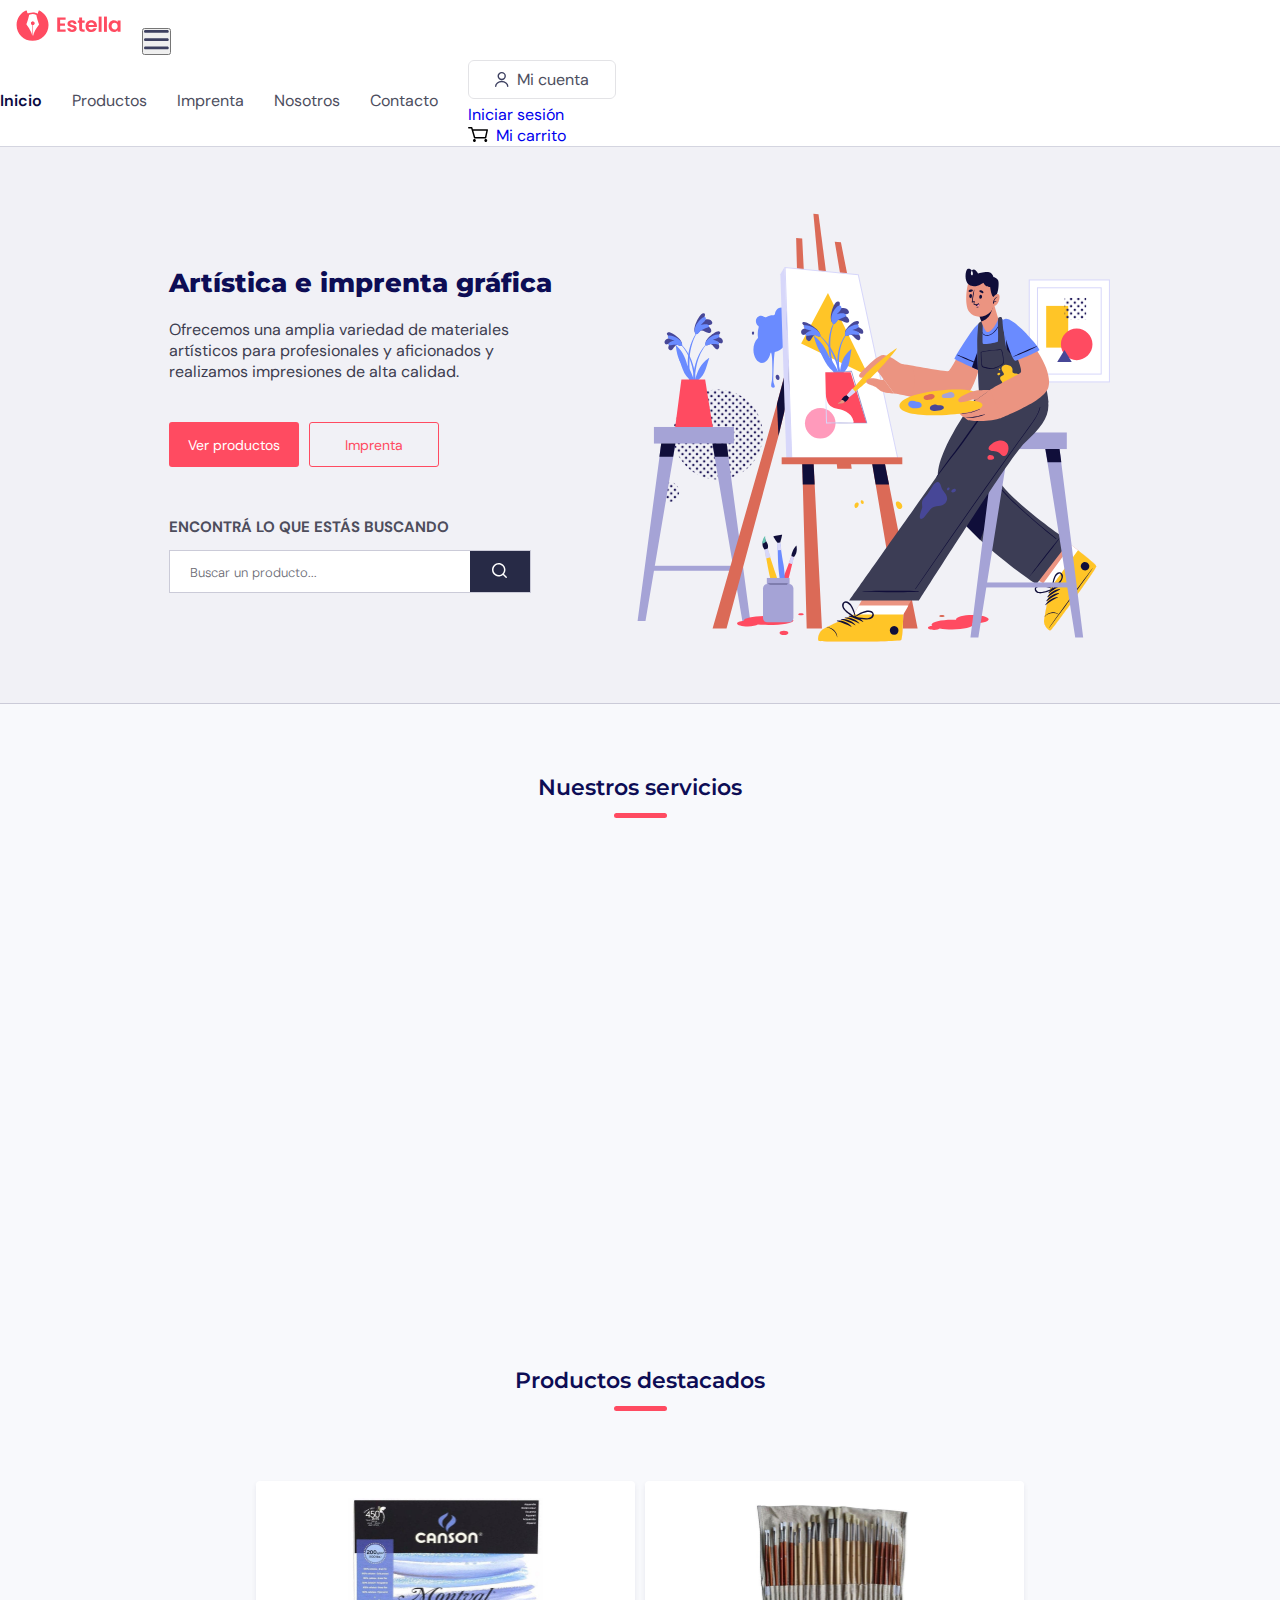
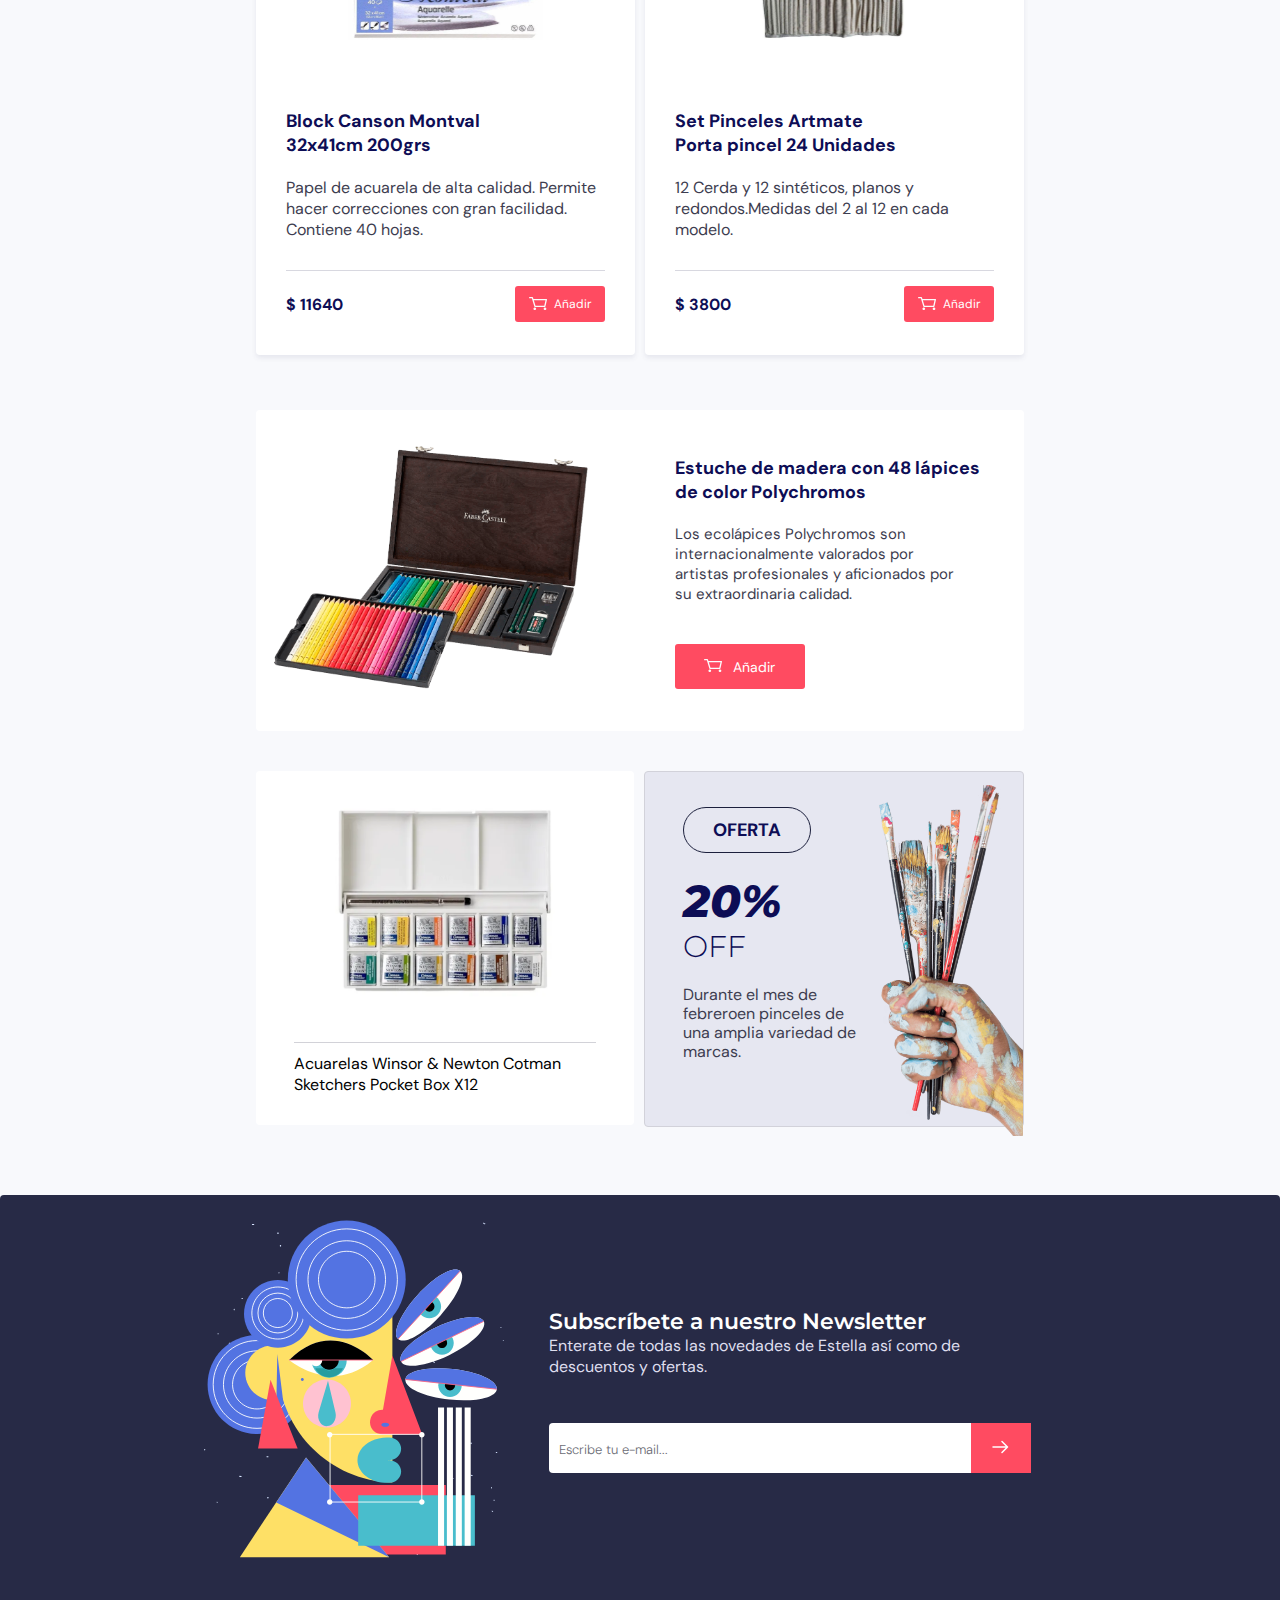
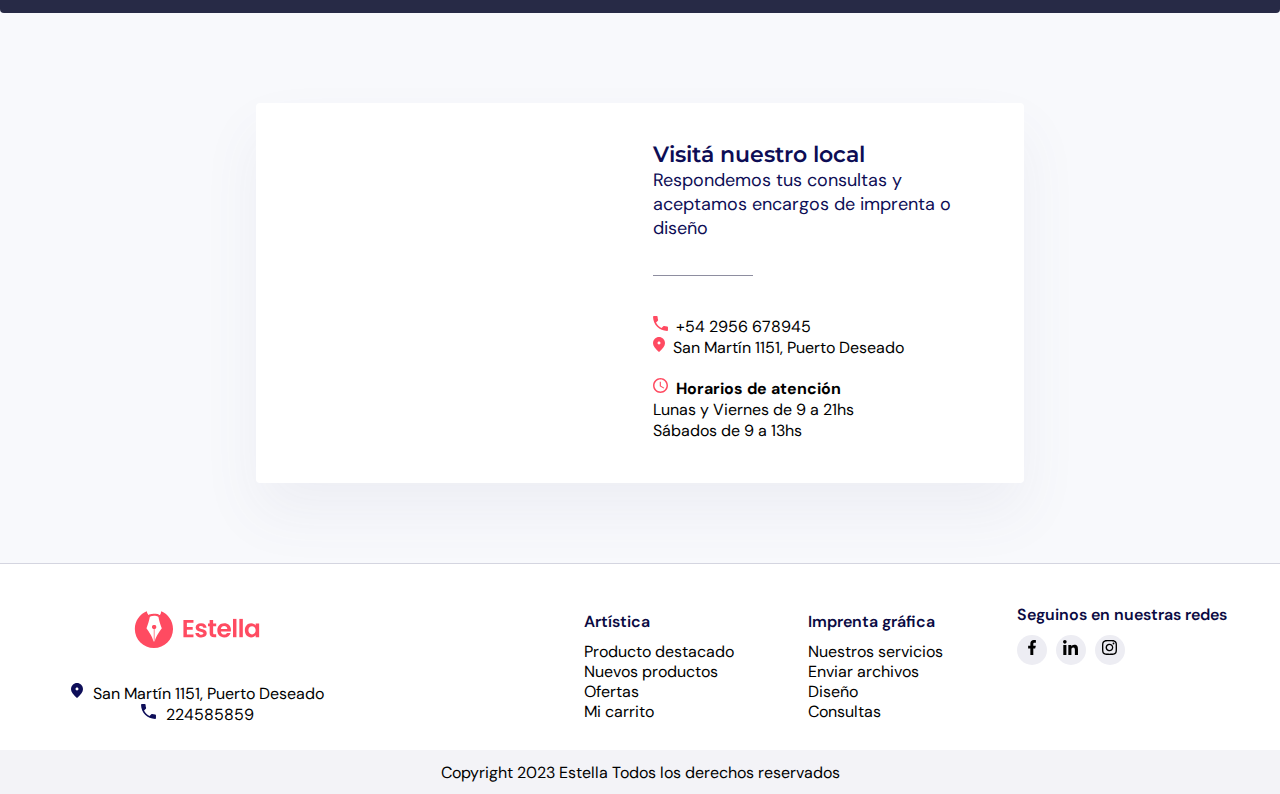
<file: index.html>
<!DOCTYPE html>
<html lang="es">
<head>
    <meta charset="UTF-8">
    <meta http-equiv="X-UA-Compatible" content="IE=edge">
    <meta name="viewport" content="width=device-width, initial-scale=1.0">
    <meta name="keywords" content="artistica,imprenta,diseño grafico">
    <meta name="description" content="Artística. Comprá productos de arte por internet. Envíos a todo el país.  Imprenta y diseño gráfico. San Martín 1151, Puerto Deseado.">
    <link href="https://unpkg.com/aos@2.3.1/dist/aos.css" rel="stylesheet">
    <link href="https://cdn.jsdelivr.net/npm/bootstrap@5.0.2/dist/css/bootstrap.min.css" rel="stylesheet" integrity="sha384-EVSTQN3/azprG1Anm3QDgpJLIm9Nao0Yz1ztcQTwFspd3yD65VohhpuuCOmLASjC" crossorigin="anonymous">
    <link rel="stylesheet" href="./css/estilos.css">
    <link rel="icon" type="image" href="./img/favicon.svg">
    <title>Estella artística e imprenta</title>
</head>

<body>

<!--Navbar-->
<header>
    <nav class="navbar navbar-expand-lg bg-body-tertiary">
        <div class="container-fluid">
            <a class="navbar-brand" href="index.html">
                <img src="./img/logo.svg" class="logo" alt="El logo de Estella, un icono de una pluma dentro de un círculo rojo">
            </a>
            <button class="navbar-toggler " type="button" data-bs-toggle="collapse" data-bs-target="#navbarNavDropdown" aria-controls="navbarNavDropdown" aria-expanded="false" aria-label="Toggle navigation">
                <img class="menu-hamburguesa" src="./img/navbar-hamburger.svg" alt="Icono de menú hamburguesa">
            </button>
            <div class="collapse navbar-collapse" id="navbarNavDropdown">
                <ul class="navbar-nav">
                    <li class="nav-item">
                        <a class="nav-link active link-actual" aria-current="page" href="index.html">Inicio</a>
                    </li>
                    <li class="nav-item">
                        <a class="nav-link" href="./sections/productos.html">Productos</a>
                    </li>
                    <li class="nav-item">
                        <a class="nav-link" href="./sections/imprenta.html">Imprenta</a>
                    </li>
                    <li class="nav-item">
                        <a class="nav-link" href="./sections/nosotros.html">Nosotros</a>
                    </li>
                    <li class="nav-item">
                        <a class="nav-link" href="./sections/contacto.html">Contacto</a>
                    </li>
                    <li class="nav-item dropdown">
                        <a class="nav-link dropdown-toggle" href="#" role="button" data-bs-toggle="dropdown" aria-expanded="false">
                        <img class="nav-icon" src="./img/navbar-user.svg" alt="Icono de usuario">
                        Mi cuenta 
                        </a>
                        <ul class="dropdown-menu">
                            <li>
                                <a class="dropdown-item" href="#">Iniciar sesión</a>
                            </li>
                            <li>
                                <a class="dropdown-item mi-carrito" href="#">
                                    <img src="./img/navbar-shop.svg" class="nav-icon carrito" alt="Icono de un carrito">Mi carrito
                                </a>
                            </li>
                        </ul>
                    </li>
                </ul>
            </div>
        </div>
    </nav>
</header>

<!--Portada-->
    <main class="portada-index">
        <div>
            <h1>Artística e imprenta gráfica</h1>
            <p>Ofrecemos una amplia variedad de materiales artísticos para profesionales y aficionados y realizamos impresiones de alta calidad.</p>

            <div class="botones-portada">
                <button class="boton-portada" type="submit">Ver productos</button>
                <button class="boton-portada-2" type="submit">Imprenta
                </button>
            </div>
        
            <div class="busqueda-portada">
                <h5>Encontrá lo que estás buscando</h5>
                <form class="search-portada">
                    <input class="input-search" type="text" placeholder="Buscar un producto...">
                    <button class="boton-search" type="submit">
                        <img class="icon-search-bar" src="./img/icon-buscar-blanco.svg" alt="Icono de una lupa">
                    </button>
                </form>
            </div>
        </div>
        
        <div>
            <img class="img-portada-index" src="./img/portada-index.svg" alt="Una ilustración de una persona pintando un cuadro de una flor en una maceta">
        </div>
    </main>

<!--Nuestros servicios-->
    <section class="nuestros-servicios">
        <div class="h2-index">
            <h2>Nuestros servicios</h2>
            <div class="linea-texto"></div>
        </div>
        <div class="servicios" data-aos="zoom-in" data-aos-duration="1000">
            <div class="card-servicios">
                <img src="./img/card-artistica.svg" alt="Icono de un pomo de pintura">
                <h3>Artística</h3>
                <div class="linea-card"></div>
                <p>Ofrecemos una amplia variedad de productos de gama baja y alta, para profesionales y aficionados.
                </p>
                <div class="card-cta">
                    <button class="btn-card-servicios">
                        <img src="./img/card-arrow.svg" alt="Icono de una flecha">
                    </button>
                </div>
            </div>

            <div class="card-servicios servicio-imp">
                <img src="./img/card-imprenta.svg" alt="Icono de una impresora">
                <h3>Imprenta</h3>
                <div class="linea-card"></div>
                <p>Realizamos impresiones de gran y pequeño formato en alta calidad utilizando tecnología moderna.
                </p>
                <div class="card-cta">
                    <button class="btn-card-servicios">
                        <img src="./img/card-arrow.svg" alt="Icono de una flecha">
                    </button>
                </div>
            </div>

            <div class="card-servicios">
                <img src="./img/card-diseno.svg" alt="Icono de una escuadra y un lápiz">
                <h3>Diseño</h3>
                <div class="linea-card"></div>
                <p>Brindamos una amplia variedad de servicios de diseño gráfico, desde diseño de logos hasta banners.
                </p>
                <div class="card-cta">
                    <button class="btn-card-servicios">
                        <img src="./img/card-arrow.svg" alt="Icono de una flecha">
                    </button>
                </div>
            </div>
        </div>
    </section>

<!--Productos destacados-->
    <section class="productos-destacados">
        <div class="h2-index">
            <h2>Productos destacados</h2>
            <div class="linea-texto"></div>
        </div>

        <div class="productos-index">        
            <div class="card-producto-container card-1">
                <img class="card-producto-imagen" src="./img/producto-block-canson.jpg" alt="Block de hojas para acuarela 200 gramos marca Canson Montval">
                <div>
                    <h3>Block Canson Montval</h3>
                    <h3>32x41cm 200grs</h3>
                    <p>Papel de acuarela de alta calidad. Permite hacer correcciones con gran facilidad. Contiene 40 hojas. </p>
                    <div class="precio-producto">
                        <h4 class="precio-card">$ 11640</h4>
                        <button class="card-producto-boton" type="submit">
                            <img class="icon-carrito-boton" src="./img/navbar-shop.svg" alt="Icono de un carrito">Añadir
                        </button>
                    </div>
                </div>
            </div>

            <div class="card-producto-container">
                <img class="card-producto-imagen" src="./img/producto-set-pinceles.jpg" alt="Set de pinceles marca Artmate con portapincel, 24 unidades">
                <div>
                    <h3>Set Pinceles Artmate</h3>
                    <h3>Porta pincel 24 Unidades</h3>
                    <p>12 Cerda y 12 sintéticos, planos y redondos.Medidas del 2 al 12 en cada modelo. </p>
                    <div class="precio-producto">
                        <h4 class="precio-card">$ 3800</h4>
                        <button class="card-producto-boton" type="submit">
                            <img class="icon-carrito-boton" src="./img/navbar-shop.svg" alt="Icono de un carrito">
                            Añadir
                        </button>
                    </div>
                </div>
            </div>
        </div>
    </section>

<!--Destacado-->
    <section class="destacado">
        <div>
            <img class="img-destacado" src="./img/polychromos.png" alt="Un estuche de madera con 48 lápices Polychromos, marca Faber Castell">
        </div>
        <div>
            <div class="texto-destacado">
                <h3>Estuche de madera con 48 lápices de color Polychromos</h3>
                <p>Los ecolápices Polychromos son internacionalmente valorados por artistas profesionales y aficionados por su extraordinaria calidad. </p>
            </div>
            <div class="botones-portada boton-destacado">
                <button class="boton-portada" type="submit">
                    <img class="icon-carrito-boton" src="./img/navbar-shop.svg" alt="Icono de un carrito">
                    Añadir
                </button>
            </div>
        </div>
    </section>

<!--Oferta-->
    <section class="section-ofertas-productos">
        <div class="oferta-1">
            <img class="oferta-1-img" src="./img/acuarelas-winsor.png" alt="Caja de 12 Acuarelas Winsor and Newton">
            <h4>Acuarelas Winsor & Newton Cotman Sketchers Pocket Box X12</h4>
        </div>
        <div class="oferta-2">
            <div class="oferta-texto">
                <h3>OFERTA</h3>
                <h1>20%</h1>
                <h1 class="off">OFF</h1>
                <p>Durante el mes de febreroen pinceles de una amplia variedad de marcas.</p>
            </div>
            <img class="oferta-2-img" src="./img/pinceles-oferta.png" alt="Una imagen de una mano con manchas de pintura sosteniendo unos pinceles">
        </div>
    </section>

<!--Newsletter-->
    <section class="newsletter">
        <img class="img-news" src="./img/newsletter-img.svg" alt="Una ilustración abstracta de un retrato">
        <div class="texto-news">
            <h2>Subscríbete a nuestro Newsletter</h2>
            <p>Enterate de todas las novedades de Estella así como de  descuentos y ofertas.</p>
        
            <form class="form-news">
                <input type="email" placeholder="Escribe tu e-mail..." class="input-news">
                <button class="boton-news">
                    <img src="./img/flecha-blanco.svg" alt="Icono de una flecha">
                </button>
            </form>
        </div>
    </section>

    <!--Contacto-->
    <section class="contacto-index">
        <div class="google-maps">
            <iframe class="maps" src="https://www.google.com/maps/embed?pb=!1m18!1m12!1m3!1d2682.482793583667!2d-65.89882188448645!3d-47.7526890791946!2m3!1f0!2f0!3f0!3m2!1i1024!2i768!4f13.1!3m3!1m2!1s0xbddd9f9274c90827%3A0xdb720b9961e957b5!2sCasa%20Estella!5e0!3m2!1ses-419!2sar!4v1671748985883!5m2!1ses-419!2sar" style="border:0;" allowfullscreen="" loading="lazy" referrerpolicy="no-referrer-when-downgrade" alt="Un Google Maps muestra la ubicación de Estella - San Martín 1151, Puerto Deseado">
            </iframe>
        </div>

        <div class="texto-maps">
            <h2>Visitá nuestro local</h2>
            <h3>Respondemos tus consultas y aceptamos encargos de imprenta o diseño</h3>
            <div class="linea-contacto"></div>

            <div class="contacto-datos-index">
                <div class="contacto-datos-container">
                    <img class="icon-contacto" src="./img/phone-icon.svg" alt="Icono de un teléfono">
                    <h4>+54 2956 678945</h4>
                </div>

                <div class="contacto-datos-container">
                    <img class="icon-contacto" src="./img/location-icon.svg" alt="Icono de ubicación">
                    <h4>San Martín 1151, Puerto Deseado</h4>
                </div>

                <div>
                    <div class="contacto-datos-container horarios">
                        <img class="icon-contacto" src="./img/clock-icon.svg" alt="Icono de un reloj">
                        <h4 class="horarios-titulo">Horarios de atención</h4>
                    </div>

                    <div>
                        <h4>Lunas y Viernes de 9 a 21hs</h4>
                        <h4>Sábados de 9 a 13hs</h4>
                    </div>
                </div>
            </div>
        </div>
    </section>

<!--Footer-->
    <footer>
        <div class="logo-footer">
            <a href="index.html">
                <img class="logo-img-footer" src="./img/logo.svg" alt="El logo de Estella, un icono de una pluma dentro de un círculo rojo con la palabra Estella al lado">
            </a>
            <div class="footer-datos">
                <img class="icon-datos-footer" src="./img/location-icon.svg" alt="Icono de ubicación">
                <h4>San Martín 1151, Puerto Deseado</h4>
            </div>
            <div class="footer-datos">
                <img class="icon-datos-footer" src="./img/phone-icon.svg" alt="Icono de un teléfono">
                <h4>224585859</h4>
            </div>
        </div>

        <div class="links-utiles-1">
            <ul>
                <li class="titulo-li-footer">Artística
                </li>
                <li>Producto destacado
                </li>
                <li>Nuevos productos
                </li>
                <li>Ofertas
                </li>
                <li>Mi carrito
                </li>
            </ul>
        </div>

        <div class="links-utiles-2">
            <ul>
                <li class="titulo-li-footer">Imprenta gráfica
                </li>
                <li>Nuestros servicios
                </li>
                <li>Enviar archivos
                </li>
                <li>Diseño
                </li>
                <li>Consultas
                </li>
            </ul>
        </div>

        <div class="redes-footer">
            <h4>Seguinos en nuestras redes</h4>
            <div class="redes-footer-container">
                <a href="https://es-la.facebook.com/" target="blank">
                    <button class="boton-red">
                        <img class="red-footer-icon" src="./img/facebook.svg" alt="Icono de Facebook">
                    </button>
                </a>

                <a href="https://ar.linkedin.com/" target="blank">
                    <button class="boton-red">
                        <img class="red-footer-icon" src="./img/linkedin.svg" alt="Icono de Linkedin">
                    </button>
                </a>

                <a href="https://www.instagram.com/" target="blank">
                    <button class="boton-red">
                        <img class="red-footer-icon" src="./img/instagram.svg" alt="Icono de Instagram">
                    </button>
                </a>
            </div>
        </div>

        <div class="copyright">
            <h4>Copyright 2023 Estella Todos los derechos reservados</h4>
        </div>
    </footer>


    <script src="https://cdn.jsdelivr.net/npm/bootstrap@5.0.2/dist/js/bootstrap.bundle.min.js" integrity="sha384-MrcW6ZMFYlzcLA8Nl+NtUVF0sA7MsXsP1UyJoMp4YLEuNSfAP+JcXn/tWtIaxVXM" crossorigin="anonymous"></script>

    <script src="https://unpkg.com/aos@2.3.1/dist/aos.js"></script>
    <script>
        AOS.init();
    </script>


</body>
</html>
</file>
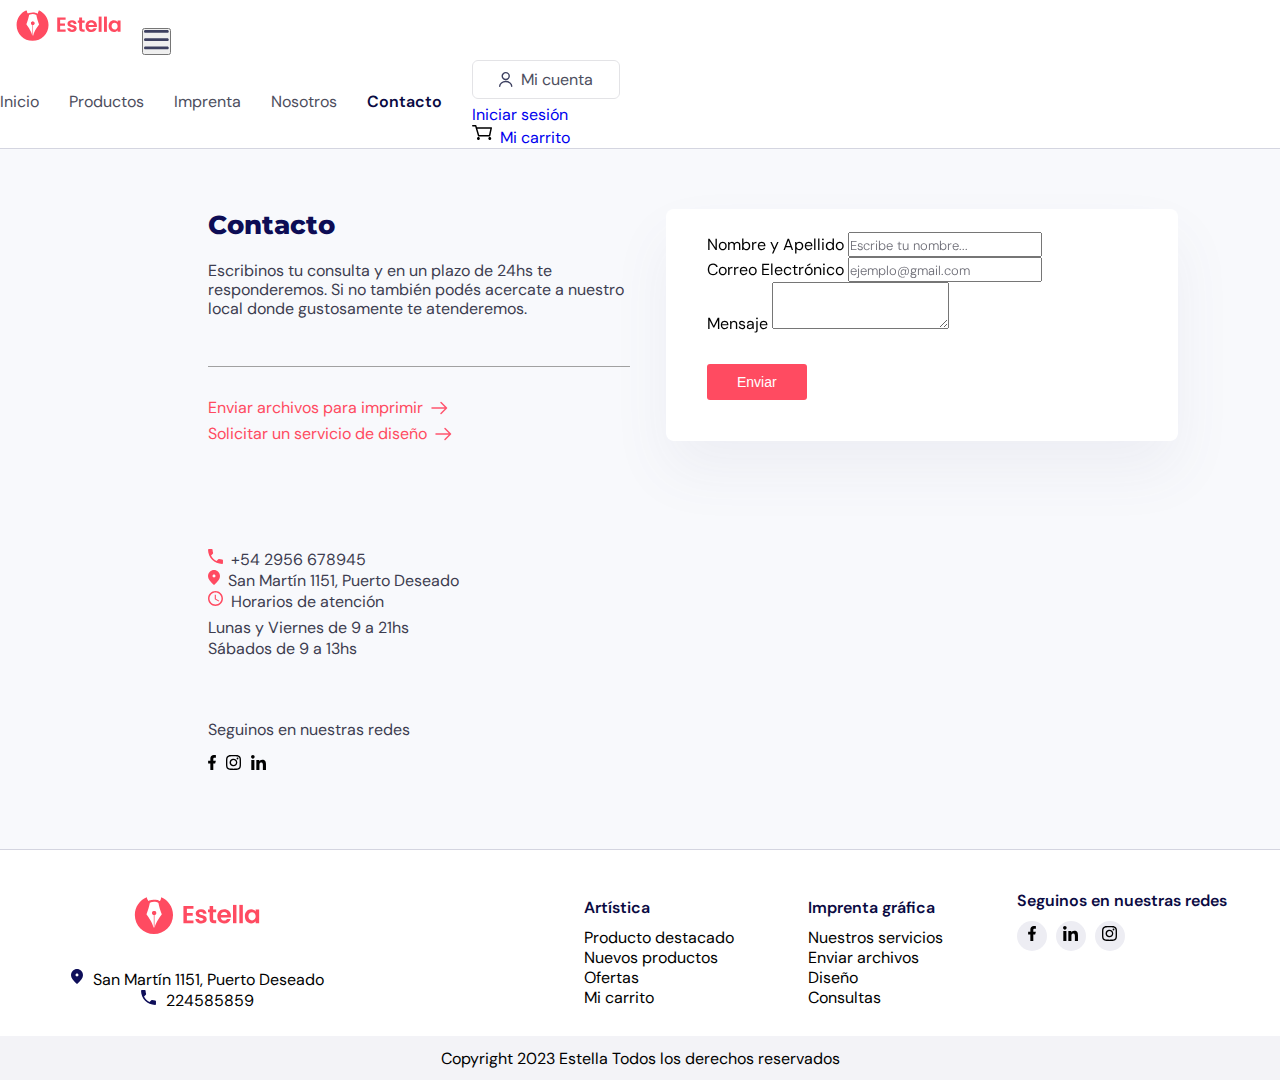
<file: sections/contacto.html>
<!DOCTYPE html>
<html lang="es">
<head>
    <meta charset="UTF-8">
    <meta http-equiv="X-UA-Compatible" content="IE=edge">
    <meta name="viewport" content="width=device-width, initial-scale=1.0">
    <meta name="keywords" content="estella contacto, estella teléfono">
    <meta name="description" content="Envianos tu consulta o solicitá un servicio de diseño gráfico">
    <link href="https://unpkg.com/aos@2.3.1/dist/aos.css" rel="stylesheet">
    <link href="https://cdn.jsdelivr.net/npm/bootstrap@5.0.2/dist/css/bootstrap.min.css" rel="stylesheet" integrity="sha384-EVSTQN3/azprG1Anm3QDgpJLIm9Nao0Yz1ztcQTwFspd3yD65VohhpuuCOmLASjC" crossorigin="anonymous">
    <link rel="stylesheet" href="../css/estilos.css">
    <link rel="icon" type="image" href="../img/favicon.svg">
    <title>Estella contacto</title>
</head>
<body>

<header>
    <!--Nav Bar -->
    <nav class="navbar navbar-expand-lg bg-body-tertiary">
        <div class="container-fluid">
            <a class="navbar-brand" href="../index.html">
                <img src="../img/logo.svg" class="logo" alt="El logo de Estella, un icono de una pluma dentro de un círculo">
            </a>
            <button class="navbar-toggler " type="button" data-bs-toggle="collapse" data-bs-target="#navbarNavDropdown"
            aria-controls="navbarNavDropdown" aria-expanded="false" aria-label="Toggle navigation">
                <img class="menu-hamburguesa" src="../img/navbar-hamburger.svg" alt="Icono de un menú hamburguesa">
            </button>
            <div class="collapse navbar-collapse" id="navbarNavDropdown">
                <ul class="navbar-nav">
                    <li class="nav-item">
                        <a class="nav-link active" aria-current="page" href="../index.html">Inicio</a>
                    </li>
                    <li class="nav-item">
                        <a class="nav-link" href="productos.html">Productos</a>
                    </li>
                    <li class="nav-item">
                        <a class="nav-link" href="imprenta.html">Imprenta</a>
                    </li>
                    <li class="nav-item">
                        <a class="nav-link" href="nosotros.html">Nosotros</a>
                    </li>
                    <li class="nav-item">
                        <a class="nav-link link-actual" href="contacto.html">Contacto</a>
                    </li>
                    <li class="nav-item dropdown">
                        <a class="nav-link dropdown-toggle" href="#" role="button" data-bs-toggle="dropdown"
                        aria-expanded="false">
                            <img class="nav-icon" src="../img/navbar-user.svg" alt="Icono de usuario">
                            Mi cuenta
                        </a>
                        <ul class="dropdown-menu">
                            <li>
                                <a class="dropdown-item" href="#">Iniciar sesión</a>
                            </li>
                            <li>
                                <a class="dropdown-item" href="#">
                                    <img src="../img/navbar-shop.svg" class="nav-icon carrito" alt="Icono de un carrito">Mi carrito
                                </a>
                            </li>
                        </ul>
                    </li>
                </ul>
            </div>
        </div>
    </nav>
</header>

    <!--Contacto grid-->
    <section class="seccion-contacto">
        <!--Título-->
        <div class="contacto-titulo">
            <h1>Contacto</h1>
            <p>Escribinos tu consulta y en un plazo de 24hs te responderemos. Si no también podés acercate a nuestro local donde gustosamente te atenderemos.</p>
            <div class="contacto-flex">
                <h4>Enviar archivos para imprimir</h4>
                <img class="arrow-contacto" src="../img/card-arrow.svg" alt="Un icono de una flecha">
            </div>
            <div class="contacto-flex">
                <h4>Solicitar un servicio de diseño</h4>
                <img class="arrow-contacto" src="../img/card-arrow.svg" alt="Un icono de una flecha">
            </div>
        </div>

        <!--Datos de contacto-->
        <div class="contacto-datos">
            <div class="datos-container">
                <img class="icon-contacto" src="../img/phone-icon.svg" alt="Icono de un teléfono">
                <h4>+54 2956 678945</h4>
            </div>
            <div class="datos-container">
                <img class="icon-contacto" src="../img/location-icon.svg" alt="Icono de ubicación">
                <h4>San Martín 1151, Puerto Deseado</h4>
            </div>
            <div>
                <div class="datos-container">
                    <img class="icon-contacto" src="../img/clock-icon.svg" alt="Icono de un reloj">
                    <h4>Horarios de atención</h4>
                </div>
                <div class="horarios-atencion">
                    <h4>Lunas y Viernes de 9 a 21hs</h4>
                    <h4>Sábados de 9 a 13hs</h4>
                </div>
            </div>
        </div>

        <!--Redes-->
        <div class="contacto-redes">
            <h4>Seguinos en nuestras redes</h4>
            <div class="redes-contacto">
                <img class="red-contacto" src="../img/facebook.svg" alt="Icono de Facebook">
                <img class="red-contacto" src="../img/instagram.svg" alt="Icono de Instagram">
                <img class="red-contacto" src="../img/linkedin.svg" alt="Icono de Linkedin">
            </div>
        </div>

        <!--Formulario-->
        <div class="formulario-contacto" data-aos="fade-down"  data-aos-duration="1000">
            <div class="form-contacto-container">
                <div class="mb-3">
                    <label for="exampleFormControlInput1" class="form-label">Nombre y Apellido</label>
                    <input type="text" class="form-control" id="exampleFormControlInput1" placeholder="Escribe tu nombre...">
                </div>
                <div class="mb-3">
                    <label for="exampleFormControlInput1" class="form-label">Correo Electrónico</label>
                    <input type="email" class="form-control" id="exampleFormControlInput1" placeholder="ejemplo@gmail.com">
                </div>
                <div class="mb-3">
                    <label for="exampleFormControlTextarea1" class="form-label">Mensaje</label>
                    <textarea class="form-control" id="exampleFormControlTextarea1" rows="3"></textarea>
                </div>
                <button type="submit" class="btn btn-primary boton-form">Enviar</button>
            </div>
        </div>
    </section>

    <!--Footer-->
    <footer>
        <div class="logo-footer">
            <a href="../index.html">
                <img class="logo-img-footer" src="../img/logo.svg" alt="El logo de Estella, un icono de una pluma dentro de un círculo rojo con la palabra Estella al lado">
            </a>
            <div class="footer-datos">
                <img class="icon-datos-footer" src="../img/location-icon.svg" alt="Icono de ubicación">
                <h4>San Martín 1151, Puerto Deseado</h4>
            </div>
            <div class="footer-datos">
                <img class="icon-datos-footer" src="../img/phone-icon.svg" alt="Icono de un teléfono">
                <h4>224585859</h4>
            </div>
        </div>
        <div class="links-utiles-1">
            <ul>
                <li class="titulo-li-footer">Artística
                </li>
                <li>Producto destacado
                </li>
                <li>Nuevos productos
                </li>
                <li>Ofertas
                </li>
                <li>Mi carrito
                </li>
            </ul>
        </div>
        <div class="links-utiles-2">
            <ul>
                <li class="titulo-li-footer">Imprenta gráfica
                </li>
                <li>Nuestros servicios
                </li>
                <li>Enviar archivos
                </li>
                <li>Diseño
                </li>
                <li>Consultas
                </li>
            </ul>
        </div>
        <div class="redes-footer">
            <h4>Seguinos en nuestras redes</h4>
            <div class="redes-footer-container">
                <a href="https://es-la.facebook.com/" target="blank">
                    <button class="boton-red">
                        <img class="red-footer-icon" src="../img/facebook.svg" alt="Icono de Facebook">
                    </button>
                </a>
                <a href="https://ar.linkedin.com/" target="blank">
                    <button class="boton-red">
                        <img class="red-footer-icon" src="../img/linkedin.svg" alt="Icono de Linkedin">
                    </button>
                </a>
                <a href="https://www.instagram.com/" target="blank">
                    <button class="boton-red">
                        <img class="red-footer-icon" src="../img/instagram.svg" alt="Icono de Instagram">
                    </button>
                </a>
            </div>
        </div>
        <div class="copyright">
            <h4>Copyright 2023 Estella Todos los derechos reservados</h4>
        </div>
    </footer>

    <script src="https://cdn.jsdelivr.net/npm/bootstrap@5.0.2/dist/js/bootstrap.bundle.min.js" integrity="sha384-MrcW6ZMFYlzcLA8Nl+NtUVF0sA7MsXsP1UyJoMp4YLEuNSfAP+JcXn/tWtIaxVXM" crossorigin="anonymous"></script>

    <script src="https://unpkg.com/aos@2.3.1/dist/aos.js"></script>
    <script>
        AOS.init();
    </script>

</body>
</html>
</file>
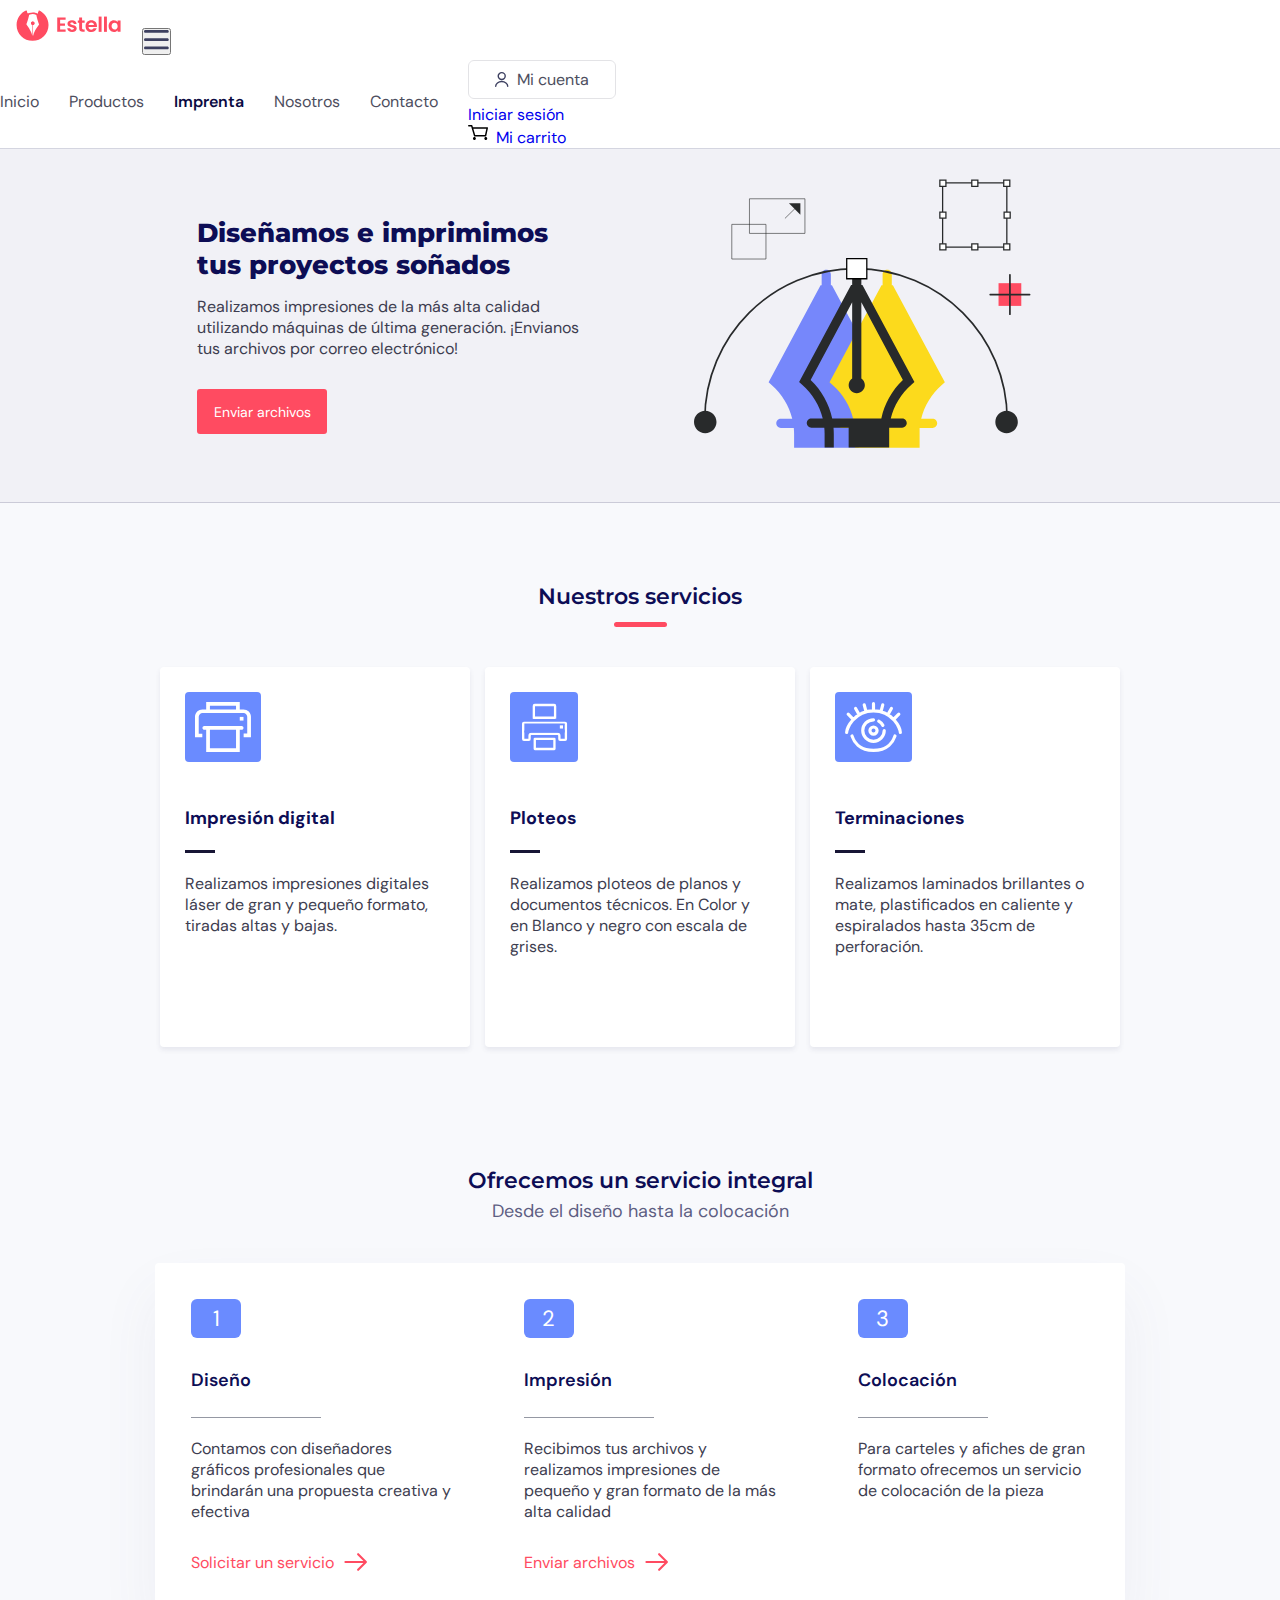
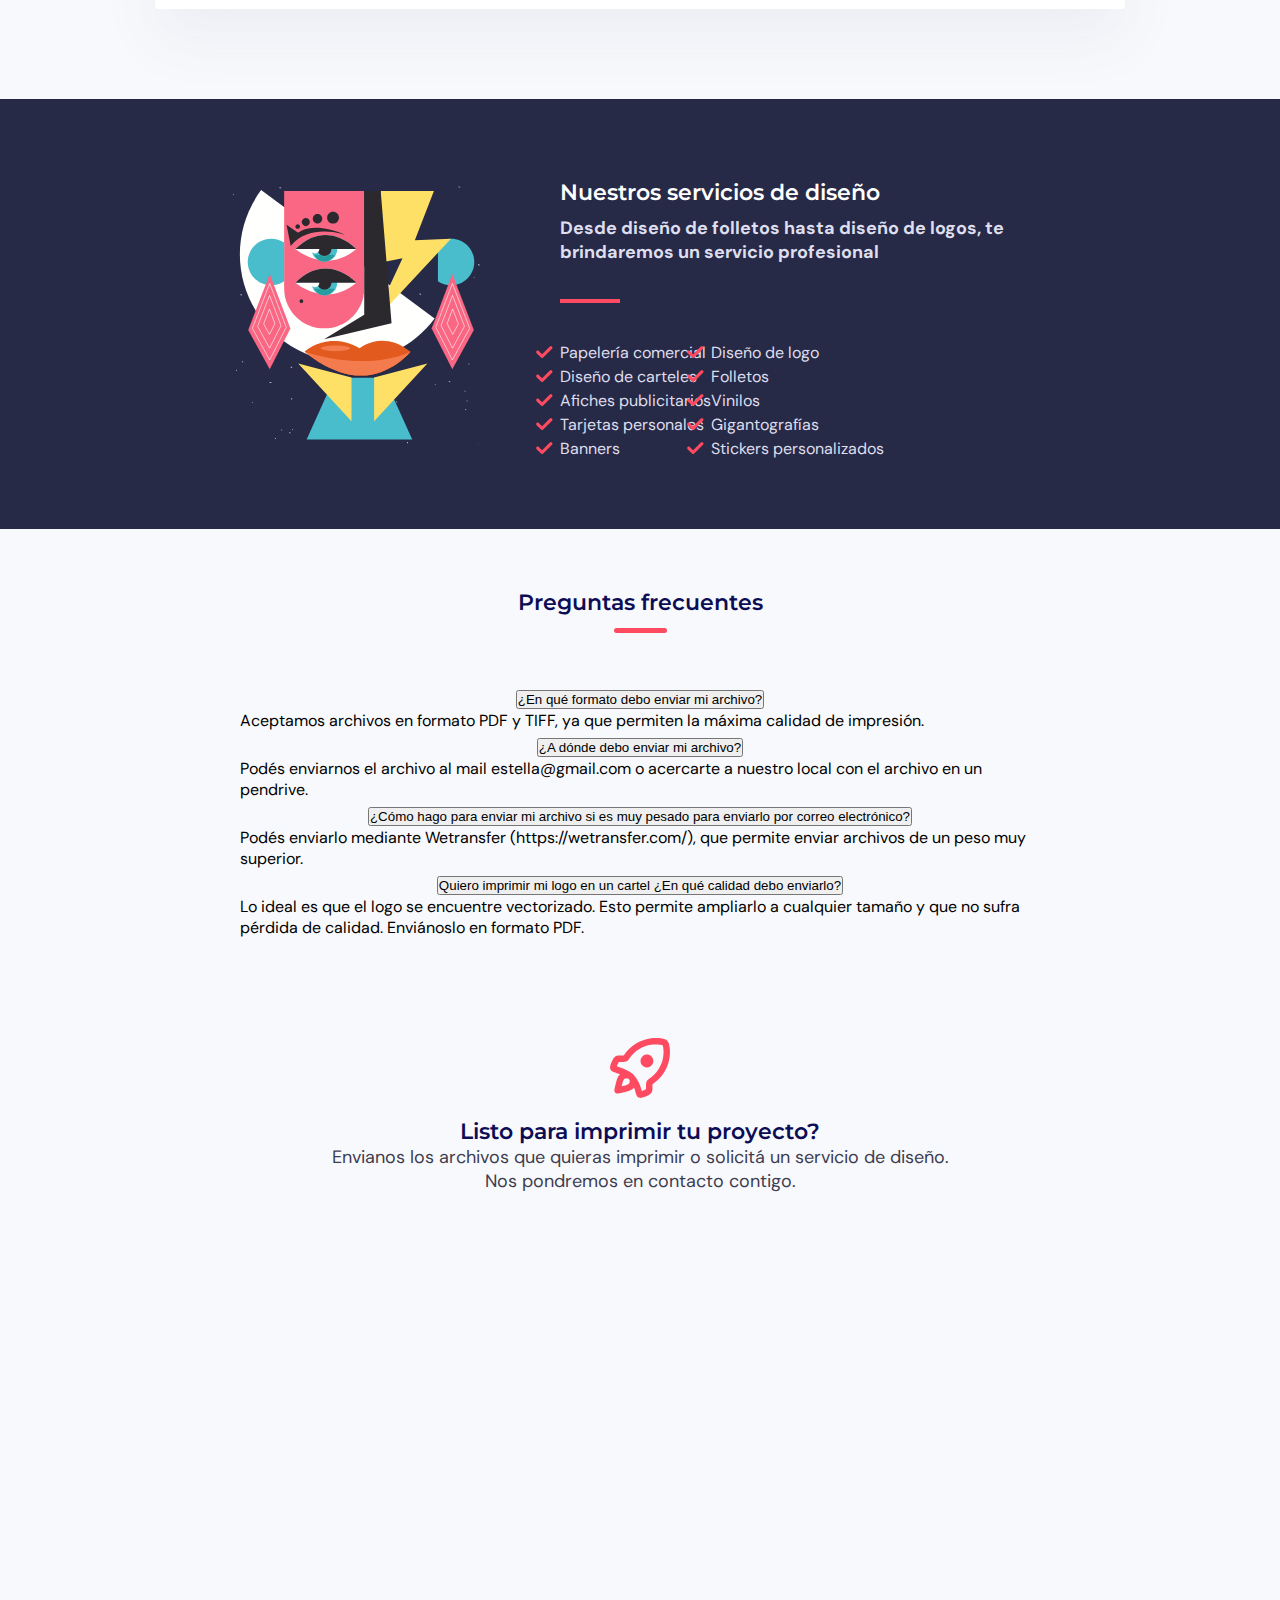
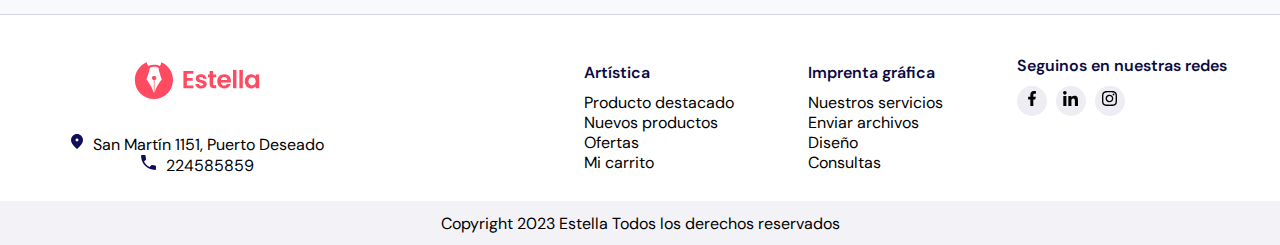
<file: sections/imprenta.html>
<!DOCTYPE html>
<html lang="es">
<head>
    <meta charset="UTF-8">
    <meta http-equiv="X-UA-Compatible" content="IE=edge">
    <meta name="viewport" content="width=device-width, initial-scale=1.0">
    <meta name="keywords" content="imprenta gráfica, imprimir archivos, diseño grafico">
    <meta name="description" content="Imprimimos tus archivos. Ofrecemos servicios de diseño gráfico">
    <link href="https://unpkg.com/aos@2.3.1/dist/aos.css" rel="stylesheet">
    <link href="https://cdn.jsdelivr.net/npm/bootstrap@5.0.2/dist/css/bootstrap.min.css" rel="stylesheet" integrity="sha384-EVSTQN3/azprG1Anm3QDgpJLIm9Nao0Yz1ztcQTwFspd3yD65VohhpuuCOmLASjC" crossorigin="anonymous">
    <link rel="stylesheet" href="../css/estilos.css">
    <link rel="icon" type="image" href="../img/favicon.svg">
    <title>Imprenta gráfica</title>
</head>

<body>

    <!--Nav Bar -->

<header>
    <nav class="navbar navbar-expand-lg bg-body-tertiary">
        <div class="container-fluid">
            <a class="navbar-brand" href="../index.html">
                <img src="../img/logo.svg" class="logo" alt="El logo de Estella, un icono de una pluma dentro de un círculo">
            </a>
            <button class="navbar-toggler " type="button" data-bs-toggle="collapse" data-bs-target="#navbarNavDropdown"
            aria-controls="navbarNavDropdown" aria-expanded="false" aria-label="Toggle navigation">
                <img class="menu-hamburguesa" src="../img/navbar-hamburger.svg" alt="Icono de menú hamburguesa">
            </button>
            <div class="collapse navbar-collapse" id="navbarNavDropdown">
                <ul class="navbar-nav">
                    <li class="nav-item">
                        <a class="nav-link active" aria-current="page" href="../index.html">Inicio</a>
                    </li>
                    <li class="nav-item">
                        <a class="nav-link" href="productos.html">Productos</a>
                    </li>
                    <li class="nav-item">
                        <a class="nav-link link-actual" href="imprenta.html">Imprenta</a>
                    </li>
                    <li class="nav-item">
                        <a class="nav-link" href="nosotros.html">Nosotros</a>
                    </li>
                    <li class="nav-item">
                        <a class="nav-link" href="contacto.html">Contacto</a>
                    </li>
                    <li class="nav-item dropdown">
                        <a class="nav-link dropdown-toggle" href="#" role="button" data-bs-toggle="dropdown"
                        aria-expanded="false">
                            <img class="nav-icon" src="../img/navbar-user.svg" alt="Icono de usuario">
                            Mi cuenta
                        </a>
                        <ul class="dropdown-menu">
                            <li>
                                <a class="dropdown-item" href="#">Iniciar sesión</a>
                            </li>
                            <li>
                                <a class="dropdown-item" href="#">
                                    <img src="../img/navbar-shop.svg" class="nav-icon carrito" alt="Icono de carrito">Mi carrito
                                </a>
                            </li>
                        </ul>
                    </li>
                </ul>
            </div>
        </div>
    </nav>
</header>

<!--Portada imprenta-->
    <main class="portada-imprenta">
        <div class="titulo-portada-imprenta">
            <h1>Diseñamos e imprimimos tus proyectos soñados</h1>
            <p>Realizamos impresiones de la más alta calidad utilizando máquinas de última generación. ¡Envianos tus
            archivos por correo electrónico!</p>
            <button class="boton-portada" type="submit">Enviar archivos
            </button>
        </div>

        <div>
            <img class="img-portada-imprenta" src="../img/portada-imprenta.svg" alt="Una ilustración de una pluma de un programa de diseño trazando un vector">
        </div>
    </main>

<!--Servicios de imprenta-->
    <section class="servicios-imprenta">
        <div class="h2-index ">
            <h2>Nuestros servicios</h2>
            <div class="linea-texto"></div>
        </div>
        <div class="imprenta-cards">
            <div class="card-imprenta">
                <img class="img-card-imprenta" src="../img/impresiones.svg" alt="Icono de una impresora">
                <h3>Impresión digital</h3>
                <div class="linea-card-imprenta"></div>
                <p>Realizamos impresiones digitales láser de gran y pequeño formato, tiradas altas y bajas.</p>
            </div>

            <div class="card-imprenta ploteos">
                <img class="img-card-imprenta" src="../img/ploteos.svg" alt="Icono de un plóter">
                <h3>Ploteos</h3>
                <div class="linea-card-imprenta"></div>
                <p>Realizamos ploteos de planos y documentos técnicos. En Color y en Blanco y negro con escala de grises.</p>
            </div>

            <div class="card-imprenta">
                <img class="img-card-imprenta" src="../img/terminaciones.svg" alt="Icono de un ojo">
                <h3>Terminaciones</h3>
                <div class="linea-card-imprenta"></div>
                <p>Realizamos laminados brillantes o mate, plastificados en caliente y espiralados hasta 35cm de perforación.</p>
            </div>
        </div>
    </section>


<!--Pasos del trabajo-->
    <section>
        <h2 class="título-pasos-trabajo">Ofrecemos un servicio integral</h2>
        <h3 class="título-pasos-trabajo h2-paso">Desde el diseño hasta la colocación</h2>

        <div class="pasos-de-trabajo">
            <div class="paso-trabajo">
                <div>
                    <h2>1</h2>
                    <h3>Diseño</h3>
                    <div class="linea-card-paso"></div>
                    <p>Contamos con diseñadores gráficos profesionales que brindarán una propuesta creativa y efectiva
                    </p>
                </div>
                <div class="paso-trabajo-cta">
                    <h4>Solicitar un servicio</h4>
                    <img class="arrow-cta" src="../img/card-arrow.svg" alt="Icono de una flecha">
                </div>
            </div>

            <div class="paso-trabajo">
                <div>
                    <h2>2</h2>
                    <h3>Impresión</h3>
                    <div class="linea-card-paso"></div>
                    <p>Recibimos tus archivos y realizamos impresiones de pequeño y gran formato de la más alta calidad</p>
                </div>
                <div class="paso-trabajo-cta">
                    <h4>Enviar archivos</h4>
                    <img class="arrow-cta" src="../img/card-arrow.svg" alt="Icono de una flecha">
                </div>
            </div>

            <div class="paso-trabajo">
                <div>
                    <h2>3</h2>
                    <h3>Colocación</h3>
                    <div class="linea-card-paso"></div>
                    <p>Para carteles y afiches de gran formato ofrecemos un servicio de colocación de la pieza
                    </p>
                </div>
            </div>
        </div>
    </section>

<!--Servicios de diseño-->
    <section class="servicios-diseño">
        <img class="img-serv-diseño" src="../img/img-servicios-diseño.svg" alt="Una ilustración abstracta de un retrato">
        <div class="texto-servicios-diseño">
            <h2>Nuestros servicios de diseño</h2>
            <h3>Desde diseño de folletos hasta diseño de logos, te brindaremos un servicio profesional</h3>
            <div class="linea-serv-diseño"></div>
            <div class="servicios-diseño-container">
                <div class="lista-diseño">
                    <ul>
                        <li>Papelería comercial
                        </li>
                        <li>Diseño de carteles
                        </li>
                        <li>Afiches publicitarios
                        </li>
                        <li>Tarjetas personales
                        </li>
                        <li>Banners
                        </li>
                    </ul>
                </div>

                <div class="lista-diseño">
                    <ul>
                        <li>Diseño de logo
                        </li>
                        <li>Folletos
                        </li>
                        <li>Vinilos
                        </li>
                        <li>Gigantografías
                        </li>
                        <li>Stickers personalizados
                        </li>
                    </ul>
                </div>
            </div>
        </div>
    </section>

<!--Preguntas frecuentes-->
    <section class="faqs">
        <div class="h2-index">
            <h2>Preguntas frecuentes</h2>
            <div class="linea-texto"></div>
        </div>

        <div class="accordion" id="accordionExample">
            <div class="accordion-item">
                <h2 class="accordion-header" id="headingOne">
                    <button class="accordion-button collapsed" type="button" data-bs-toggle="collapse" data-bs-target="#collapseOne" aria-expanded="false" aria-controls="collapseOne"> ¿En qué formato debo enviar mi archivo?
                    </button>
                </h2>
                <div id="collapseOne" class="accordion-collapse collapse" aria-labelledby="headingOne" data-bs-parent="#accordionExample">
                    <div class="accordion-body"> Aceptamos archivos en formato PDF y TIFF, ya que permiten la máxima calidad de impresión.</div>
                </div>
            </div>
            <div class="accordion-item">
                <h2 class="accordion-header" id="headingTwo">
                    <button class="accordion-button collapsed" type="button" data-bs-toggle="collapse" data-bs-target="#collapseTwo" aria-expanded="false" aria-controls="collapseTwo">¿A dónde debo enviar mi archivo?
                    </button>
                </h2>
                <div id="collapseTwo" class="accordion-collapse collapse" aria-labelledby="headingTwo" data-bs-parent="#accordionExample">
                    <div class="accordion-body">Podés enviarnos el archivo al mail estella@gmail.com o acercarte a nuestro local con el archivo en un pendrive.</div>
                </div>
            </div>
            <div class="accordion-item">
                <h2 class="accordion-header" id="headingThree">
                    <button class="accordion-button collapsed" type="button" data-bs-toggle="collapse" data-bs-target="#collapseThree" aria-expanded="false" aria-controls="collapseThree">¿Cómo hago para enviar mi archivo si es muy pesado para enviarlo por correo electrónico?
                    </button>
                </h2>
                <div id="collapseThree" class="accordion-collapse collapse" aria-labelledby="headingThree" data-bs-parent="#accordionExample">
                    <div class="accordion-body">Podés enviarlo mediante Wetransfer (https://wetransfer.com/), que permite enviar archivos de un peso muy superior.</div>
                </div>
            </div>
            <div class="accordion-item">
                <h2 class="accordion-header" id="headingFour">
                    <button class="accordion-button collapsed" type="button" data-bs-toggle="collapse" data-bs-target="#collapseFour" aria-expanded="false" aria-controls="collapseFour">Quiero imprimir mi logo en un cartel ¿En qué calidad debo enviarlo?
                    </button>
                </h2>
                <div id="collapseFour" class="accordion-collapse collapse" aria-labelledby="headingFour" data-bs-parent="#accordionExample">
                    <div class="accordion-body">Lo ideal es que el logo se encuentre vectorizado. Esto permite ampliarlo a cualquier tamaño y que no sufra pérdida de calidad. Enviánoslo en formato PDF.
                    </div>
                </div>
            </div>
        </div>
    </section>

<!--Formulario de contacto-->
    <section class="formulario-imprenta">
        <div class="titulo-formulario">
            <img class="icon-form" src="../img/formulario-imprenta-icon.svg" alt="Un icono de un cohete espacial">
            <h2 class="texto-form">Listo para imprimir tu proyecto?</h2>
            <p class="texto-form">Envianos los archivos que quieras imprimir o solicitá un servicio de diseño. Nos
            pondremos en contacto contigo.</p>
        </div>
        <div class="row enviar-archivos-form" data-aos="zoom-in" data-aos-duration="1000">
            <div class="col-6">
                <label for="exampleFormControlTextarea1" class="form-label input-margen">Nombre</label>
                <input type="text" class="form-control" placeholder="Nombre" aria-label="Nombre completo">
            </div>
            <div class="col-6">
                <label for="exampleFormControlTextarea1" class="form-label input-margen">Apellido</label>
                <input type="text" class="form-control" placeholder="Apellido" aria-label="Apellido completo">
            </div>
            <div class="colo-12">
                <label for="exampleFormControlTextarea1" class="form-label input-margen">Correo electrónico</label>
                <input type="text" class="form-control" placeholder="ejemplo@gmail.com" aria-label="Last name">
            </div>
            <div class="col-12">
                <label for="exampleFormControlTextarea1" class="form-label input-margen">Comparte tus archivos</label>
                <input type="file" class="form-control" placeholder="Seleccionar un archivo" aria-label="Seleccionar un archivo">
            </div>
            <div class="col-12">
                <label for="exampleFormControlTextarea1" class="form-label input-margen">Mensaje</label>
                <textarea class="form-control" id="exampleFormControlTextarea1" rows="4" placeholder="Escribe un mensaje..."></textarea>
            </div>
            <div class="col-12">
                <button type="submit" class="btn btn-primary">Enviar</button>
            </div>
        </div>        
    </section>

    <!--Footer-->
    <footer>
        <div class="logo-footer">
            <a href="../index.html">
                <img class="logo-img-footer" src="../img/logo.svg" alt="El logo de Estella, un icono de una pluma dentro de un círculo rojo con la palabra Estella al lado">
            </a>
            <div class="footer-datos">
                <img class="icon-datos-footer" src="../img/location-icon.svg" alt="Icono de ubicación">
                <h4>San Martín 1151, Puerto Deseado</h4>
            </div>
            <div class="footer-datos">
                <img class="icon-datos-footer" src="../img/phone-icon.svg" alt="Icono de un teléfono">
                <h4>224585859</h4>
            </div>
        </div>
        <div class="links-utiles-1">
            <ul>
                <li class="titulo-li-footer">Artística
                </li>
                <li>Producto destacado
                </li>
                <li>Nuevos productos
                </li>
                <li>Ofertas
                </li>
                <li>Mi carrito
                </li>
            </ul>
        </div>
        <div class="links-utiles-2">
            <ul>
                <li class="titulo-li-footer">Imprenta gráfica
                </li>
                <li>Nuestros servicios
                </li>
                <li>Enviar archivos
                </li>
                <li>Diseño
                </li>
                <li>Consultas
                </li>
            </ul>
        </div>
        <div class="redes-footer">
            <h4>Seguinos en nuestras redes</h4>
            <div class="redes-footer-container">
                <a href="https://es-la.facebook.com/" target="blank">
                    <button class="boton-red">
                        <img class="red-footer-icon" src="../img/facebook.svg" alt="Icono de Facebook">
                    </button>
                </a>
                <a href="https://ar.linkedin.com/" target="blank">
                    <button class="boton-red">
                        <img class="red-footer-icon" src="../img/linkedin.svg" alt="Icono de Linkedin">
                    </button>
                </a>
                <a href="https://www.instagram.com/" target="blank">
                    <button class="boton-red">
                        <img class="red-footer-icon" src="../img/instagram.svg" alt="Icono de Instagram">
                    </button>
                </a>
            </div>
        </div>
        <div class="copyright">
            <h4>Copyright 2023 Estella Todos los derechos reservados</h4>
        </div>
    </footer>

    <script src="https://cdn.jsdelivr.net/npm/bootstrap@5.0.2/dist/js/bootstrap.bundle.min.js" integrity="sha384-MrcW6ZMFYlzcLA8Nl+NtUVF0sA7MsXsP1UyJoMp4YLEuNSfAP+JcXn/tWtIaxVXM" crossorigin="anonymous">
    </script>

    <script src="https://unpkg.com/aos@2.3.1/dist/aos.js"></script>
    <script>
        AOS.init();
    </script>

</body>
</html>
</file>
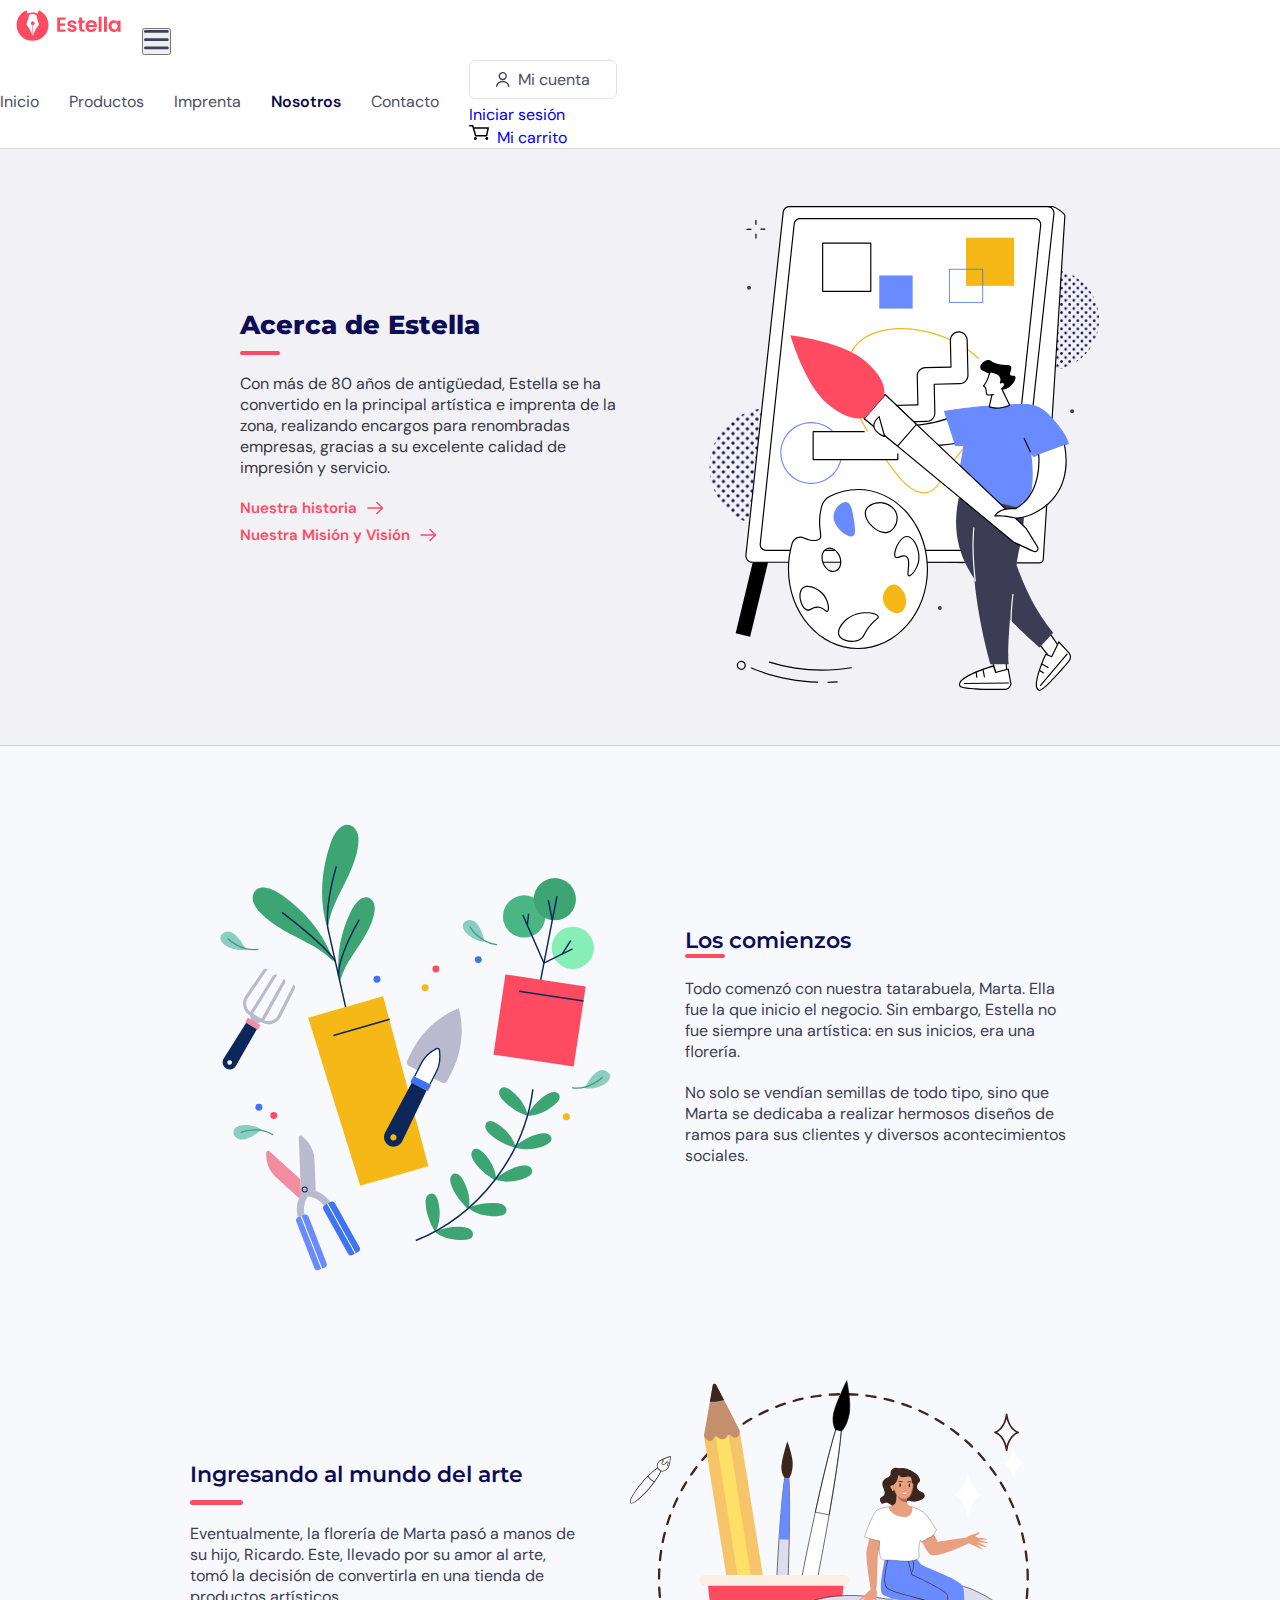
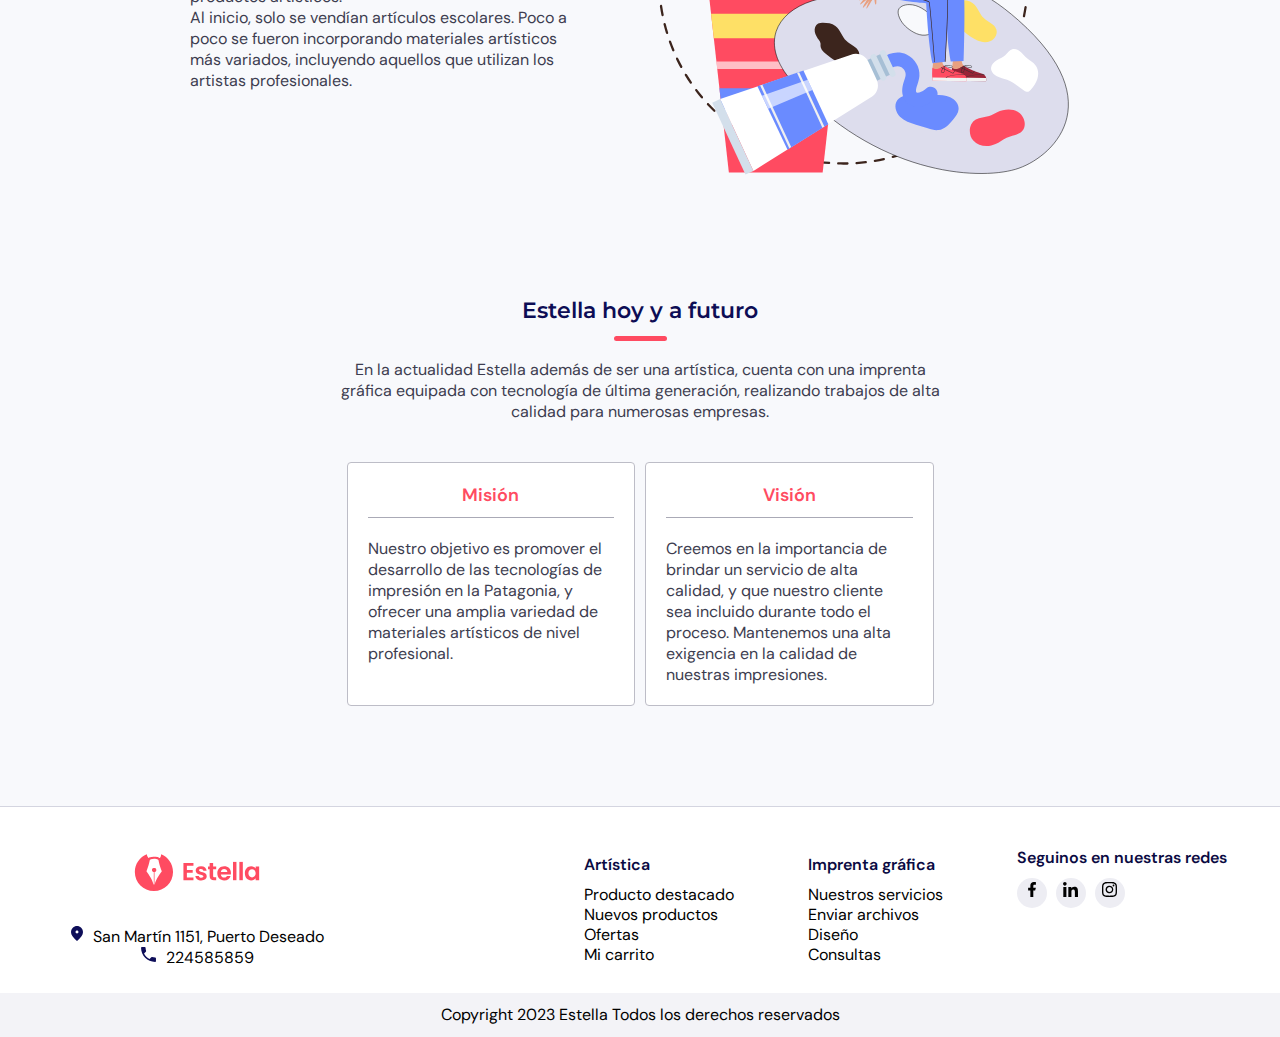
<file: sections/nosotros.html>
<!DOCTYPE html>
<html lang="es">
<head>
    <meta charset="UTF-8">
    <meta http-equiv="X-UA-Compatible" content="IE=edge">
    <meta name="viewport" content="width=device-width, initial-scale=1.0">
    <meta name="keywords" content="acerca de estella, estella historia, mision">
    <meta name="description" content="Los comienzos de Estella y su perspectiva a futuro">
    <link href="https://cdn.jsdelivr.net/npm/bootstrap@5.0.2/dist/css/bootstrap.min.css" rel="stylesheet" integrity="sha384-EVSTQN3/azprG1Anm3QDgpJLIm9Nao0Yz1ztcQTwFspd3yD65VohhpuuCOmLASjC" crossorigin="anonymous">
    <link rel="stylesheet" href="../css/estilos.css">
    <link rel="icon" type="image" href="../img/favicon.svg">
    <title>Acerca de Estella</title>
</head>

<body>

<header>
    <!--Nav Bar -->
    <nav class="navbar navbar-expand-lg bg-body-tertiary">
        <div class="container-fluid">
            <a class="navbar-brand" href="../index.html">
                <img src="../img/logo.svg" class="logo" alt="El logo de Estella, un icono de una pluma dentro de un círculo">
            </a>
            <button class="navbar-toggler " type="button" data-bs-toggle="collapse" data-bs-target="#navbarNavDropdown"
                aria-controls="navbarNavDropdown" aria-expanded="false" aria-label="Toggle navigation">
                <img class="menu-hamburguesa" src="../img/navbar-hamburger.svg" alt="Icono de menú hamburguesa">
            </button>
            <div class="collapse navbar-collapse" id="navbarNavDropdown">
                <ul class="navbar-nav">
                    <li class="nav-item">
                        <a class="nav-link active" aria-current="page" href="../index.html">Inicio</a>
                    </li>
                    <li class="nav-item">
                        <a class="nav-link" href="productos.html">Productos</a>
                    </li>
                    <li class="nav-item">
                        <a class="nav-link" href="imprenta.html">Imprenta</a>
                    </li>
                    <li class="nav-item">
                        <a class="nav-link link-actual" href="nosotros.html">Nosotros</a>
                    </li>
                    <li class="nav-item">
                        <a class="nav-link" href="contacto.html">Contacto</a>
                    </li>
                    <li class="nav-item dropdown">
                        <a class="nav-link dropdown-toggle" href="#" role="button" data-bs-toggle="dropdown"
                        aria-expanded="false">
                            <img class="nav-icon" src="../img/navbar-user.svg" alt="Icono de usuario">
                            Mi cuenta
                        </a>
                        <ul class="dropdown-menu">
                            <li>
                                <a class="dropdown-item" href="#">Iniciar sesión</a>
                            </li>
                            <li>
                                <a class="dropdown-item" href="#">
                                    <img src="../img/navbar-shop.svg" class="nav-icon carrito" alt="Icono de carrito">Mi carrito
                                </a>
                            </li>
                        </ul>
                    </li>
                </ul>
            </div>
        </div>
    </nav>
</header>

<!--Acerca de Estella-->
    <main class="acerca-estella">
        <div class="texto-acerca">
            <h1>Acerca de Estella</h1>
            <div class="linea-nos"></div>
            <p>Con más de 80 años de antigüedad, Estella se ha convertido en la principal artística e imprenta de la zona, realizando encargos para renombradas empresas, gracias a su excelente calidad de impresión y servicio.</p>
            <div class="accesos-nosotros">
                <div class="acerca-links nuestra-historia-link">
                    <h5>Nuestra historia</h5>
                    <img class="arrow-acerca" src="../img/card-arrow.svg" alt="Icono de una flecha">
                </div>
                <div class="acerca-links">
                    <h5>Nuestra Misión y Visión</h5>
                    <img class="arrow-acerca" src="../img/card-arrow.svg" alt="Icono de una flecha">
                </div>
            </div>
        </div>
        <img class="portada-nosotros" src="../img/portada-nosotros.svg" alt="Una ilustración vectorial de una persona con un pincel y una paleta pintando un cuadro abstracto">
    </main>

    <!--Los comienzos-->
    <section class="comienzos-container">
        <div class="texto-comienzos">
            <h2>Los comienzos</h2>
            <div class="linea-nos"></div>
            <p class="texto-nos">Todo comenzó con nuestra tatarabuela, Marta. Ella fue la que inicio el negocio. Sin embargo, Estella no fue siempre una artística: en sus inicios, era una florería.</p>
            <p> No solo se vendían semillas de todo tipo, sino que Marta se dedicaba a realizar hermosos diseños de ramos para sus clientes y diversos acontecimientos sociales.</p>
        </div>  
        <img class="los-comienzos-img" src="../img/los-comienzos.svg" alt="Una ilustración vectorial de plantas en macetas rodeadas de herramientas de jardinería">
    </section>

    <!--Ingresando al mundo del arte-->
    <section class="ingresando-arte">
        <div class="texto-ingresando">
            <h2>Ingresando al mundo del arte</h2>
            <div class="linea-texto linea-nos"></div>
            <p class="texto-nos">Eventualmente, la florería de Marta pasó a manos de su hijo, Ricardo. Este, llevado por su amor al arte, tomó la decisión de convertirla en una tienda de productos artísticos.</p>
            <p class="texto-nos">Al inicio, solo se vendían artículos escolares. Poco a poco se fueron incorporando materiales artísticos más variados, incluyendo aquellos que utilizan los artistas profesionales.</p>
        </div>
        <img class="ingresando-img" src="../img/ingresando-arte.svg" alt="Una ilustración vectorial de una mujer sentada sobre una paleta de pintor gigante con unos pinceles detrás">
    </section>

    <!--Estella hoy-->
    <section class="estella-hoy">
        <div class="texto-hoy">
            <h2>Estella hoy y a futuro</h2>
            <div class="linea-texto linea-nos"></div>
            <p class="texto-nos">En la actualidad Estella además de ser una artística, cuenta con una imprenta gráfica equipada con tecnología de última generación, realizando trabajos de alta calidad para numerosas empresas.</p>
        </div>
        <div class="mision-vision">
            <div class="mision mision-margen">
                <h3>Misión</h3>
                <p class="texto-nos">Nuestro objetivo es promover el desarrollo de las tecnologías de impresión en la Patagonia, y ofrecer una amplia variedad de materiales artísticos de nivel profesional.</p>
            </div>
            <div class="mision">
                <h3>Visión</h3>
                <p class="texto-nos">Creemos en la importancia de brindar un servicio de alta calidad, y que nuestro cliente sea incluido durante todo el proceso. Mantenemos una alta exigencia en la calidad de nuestras impresiones.</p>
            </div>
        </div>
    </section>

    <!--Footer-->
    <footer>
        <div class="logo-footer">
            <a href="../index.html">
                <img class="logo-img-footer" src="../img/logo.svg" alt="El logo de Estella, un icono de una pluma dentro de un círculo rojo con la palabra Estella al lado">
            </a>
            <div class="footer-datos">
                <img class="icon-datos-footer" src="../img/location-icon.svg" alt="Icono de ubicación">
                <h4>San Martín 1151, Puerto Deseado</h4>
            </div>
            <div class="footer-datos">
                <img class="icon-datos-footer" src="../img/phone-icon.svg" alt="Icono de un teléfono">
                <h4>224585859</h4>
            </div>
        </div>
        <div class="links-utiles-1">
            <ul>
                <li class="titulo-li-footer">Artística
                </li>
                <li>Producto destacado
                </li>
                <li>Nuevos productos
                </li>
                <li>Ofertas
                </li>
                <li>Mi carrito
                </li>
            </ul>
        </div>
        <div class="links-utiles-2">
            <ul>
                <li class="titulo-li-footer">Imprenta gráfica
                </li>
                <li>Nuestros servicios
                </li>
                <li>Enviar archivos
                </li>
                <li>Diseño
                </li>
                <li>Consultas
                </li>
            </ul>
        </div>
        <div class="redes-footer">
            <h4>Seguinos en nuestras redes</h4>
            <div class="redes-footer-container">
                <a href="https://es-la.facebook.com/" target="blank">
                    <button class="boton-red">
                        <img class="red-footer-icon" src="../img/facebook.svg" alt="Icono de Facebook">
                    </button>
                </a>
                <a href="https://ar.linkedin.com/" target="blank">
                    <button class="boton-red">
                        <img class="red-footer-icon" src="../img/linkedin.svg" alt="Icono de Linkedin">
                    </button>
                </a>
                <a href="https://www.instagram.com/" target="blank">
                    <button class="boton-red">
                        <img class="red-footer-icon" src="../img/instagram.svg" alt="Icono de Instagram">
                    </button>
                </a>
            </div>
        </div>
        <div class="copyright">
            <h4>Copyright 2023 Estella Todos los derechos reservados</h4>
        </div>
    </footer>

    <script src="https://cdn.jsdelivr.net/npm/bootstrap@5.0.2/dist/js/bootstrap.bundle.min.js" integrity="sha384-MrcW6ZMFYlzcLA8Nl+NtUVF0sA7MsXsP1UyJoMp4YLEuNSfAP+JcXn/tWtIaxVXM" crossorigin="anonymous"></script>

</body>
</html>
</file>
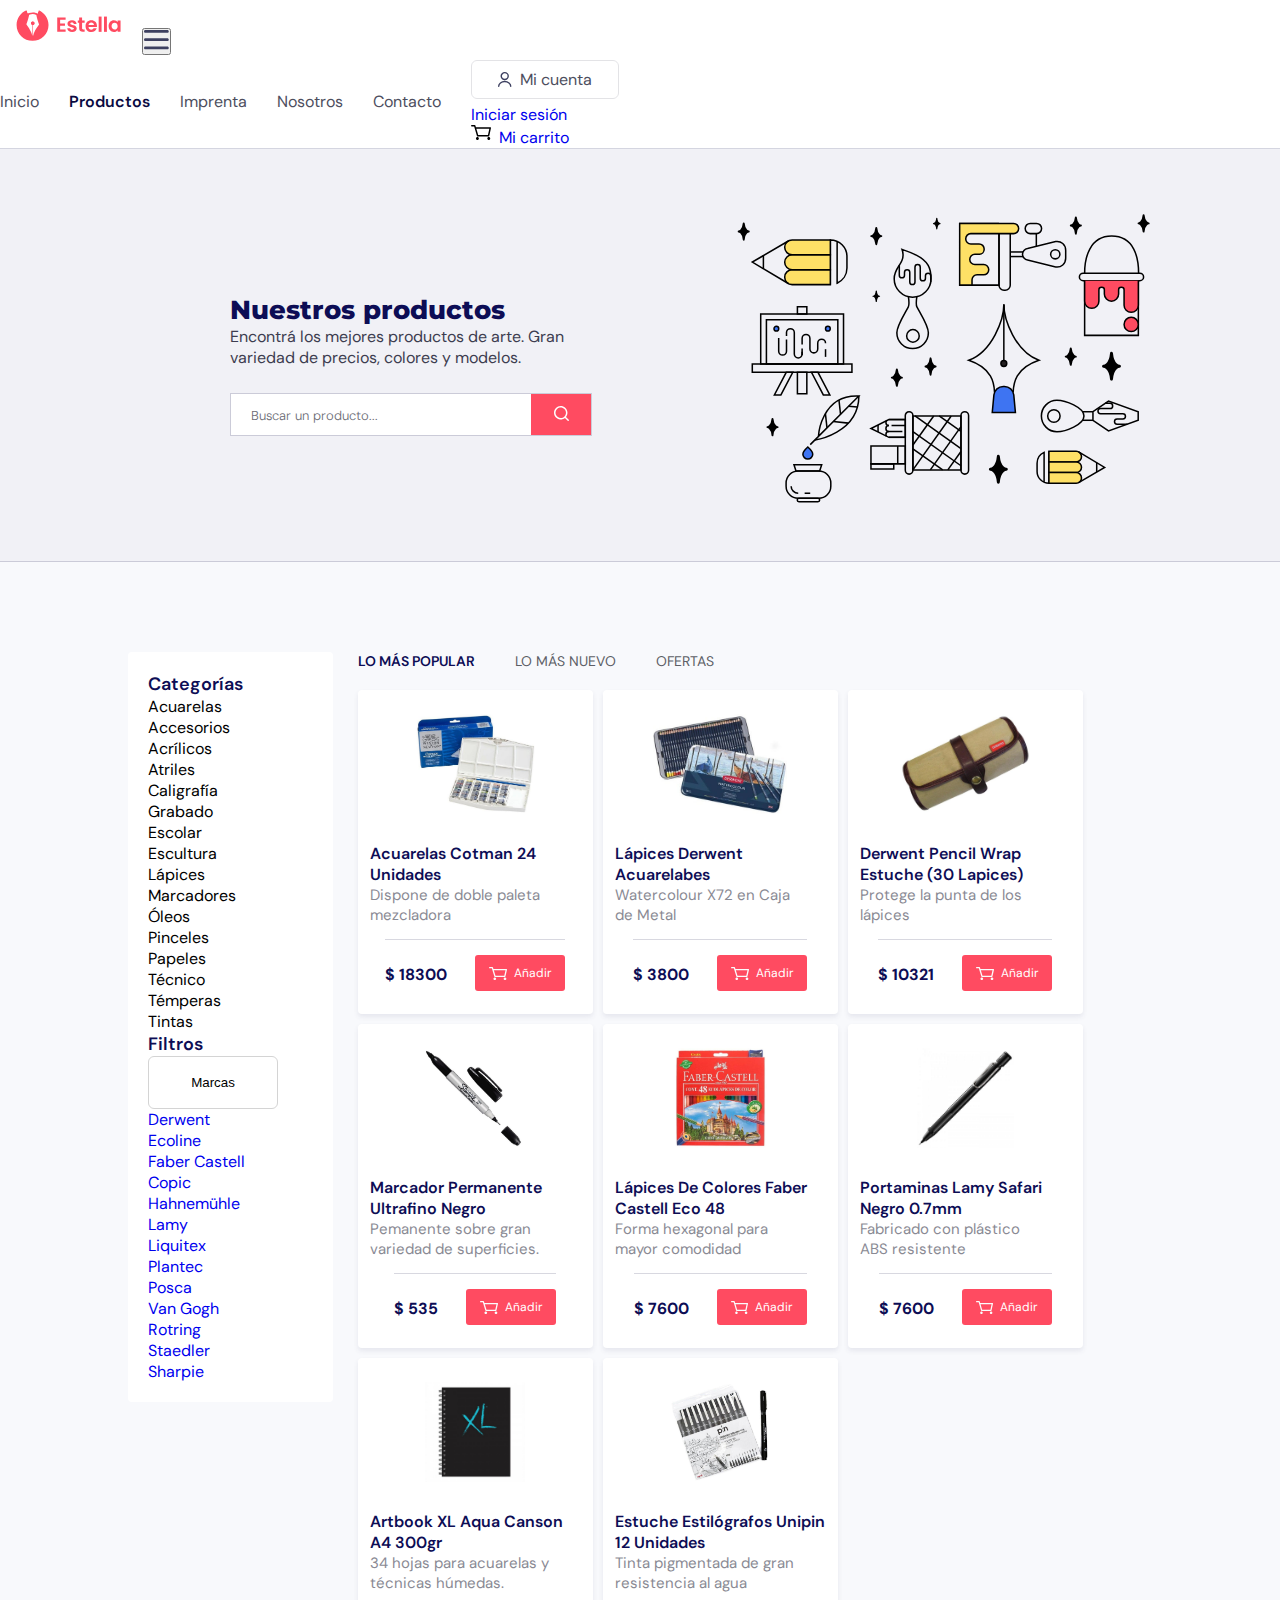
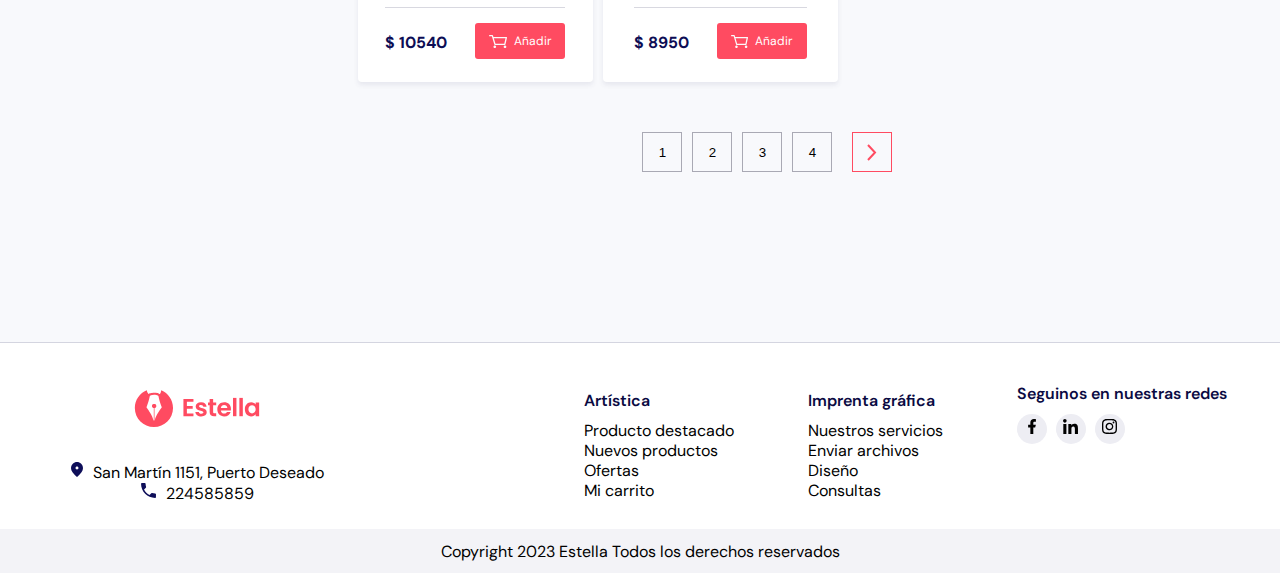
<file: sections/productos.html>
<!DOCTYPE html>
<html lang="es">

<head>
    <meta charset="UTF-8">
    <meta http-equiv="X-UA-Compatible" content="IE=edge">
    <meta name="viewport" content="width=device-width, initial-scale=1.0">
    <meta name="keywords" content="pinceles,acuarelas,block de dibujo,lapices,acrílicos">
    <meta name="description" content="Materiales profesionales para artistas. Comprá productos de arte por internet. Envíos a todo el país.">
    <link href="https://cdn.jsdelivr.net/npm/bootstrap@5.0.2/dist/css/bootstrap.min.css" rel="stylesheet" integrity="sha384-EVSTQN3/azprG1Anm3QDgpJLIm9Nao0Yz1ztcQTwFspd3yD65VohhpuuCOmLASjC" crossorigin="anonymous">
    <link rel="stylesheet" href="../css/estilos.css">
    <link rel="icon" type="image" href="../img/favicon.svg">
    <title>Productos artísticos</title>
</head>

<body>

<header>
<!--Nav Bar -->
    <nav class="navbar navbar-expand-lg bg-body-tertiary">
        <div class="container-fluid">
            <a class="navbar-brand" href="../index.html">
                <img src="../img/logo.svg" class="logo" alt="El logo de Estella, un icono de una pluma dentro de un círculo rojo, con la palabra Estella al lado">
            </a>
            <button class="navbar-toggler " type="button" data-bs-toggle="collapse" data-bs-target="#navbarNavDropdown" aria-controls="navbarNavDropdown" aria-expanded="false" aria-label="Toggle navigation">
                <img class="menu-hamburguesa" src="../img/navbar-hamburger.svg" alt="Icono de menú hamburguesa">
            </button>
            <div class="collapse navbar-collapse" id="navbarNavDropdown">
                <ul class="navbar-nav">
                    <li class="nav-item">
                        <a class="nav-link active" aria-current="page" href="../index.html">Inicio</a>
                    </li>
                    <li class="nav-item">
                        <a class="nav-link link-actual" href="productos.html">Productos</a>
                    </li>
                    <li class="nav-item">
                        <a class="nav-link" href="imprenta.html">Imprenta</a>
                    </li>
                    <li class="nav-item">
                        <a class="nav-link" href="nosotros.html">Nosotros</a>
                    </li>
                    <li class="nav-item">
                        <a class="nav-link" href="contacto.html">Contacto</a>
                    </li>
                    <li class="nav-item dropdown">
                        <a class="nav-link dropdown-toggle" href="#" role="button" data-bs-toggle="dropdown"
                        aria-expanded="false">
                            <img class="nav-icon" src="../img/navbar-user.svg" alt="Icono de usuario">
                            Mi cuenta
                        </a>
                        <ul class="dropdown-menu">
                            <li>
                                <a class="dropdown-item" href="#">Iniciar sesión</a>
                            </li>
                            <li>
                                <a class="dropdown-item" href="#">
                                    <img src="../img/navbar-shop.svg" class="nav-icon carrito" alt="Icono de un carrito">Mi carrito
                                </a>
                            </li>
                        </ul>
                    </li>
                </ul>
            </div>
        </div>
    </nav>
</header>

    <!--Portada-->
    <main class="portada-productos-container">
        <img src="../img/portada-productos.svg" class="img-portada-productos" alt="Una ilustración vectorial de diferentes materiales artísticos">
        <div class="texto-productos-container">
            <div class="texto-portada-productos">
                <h1>Nuestros productos</h1>
                <p>Encontrá los mejores productos de arte. Gran variedad de precios, colores y modelos.</p>
            </div>

            <div class="busqueda-portada busqueda-productos">
                <form class="search-portada search-portada-productos">
                    <input class="input-search input-search-productos" type="text" placeholder="Buscar un producto...">
                    <button class="boton-search boton-search-producto" type="submit">
                        <img class="icon-search-bar" src="../img/icon-buscar-blanco.svg" alt="Icono de una lupa">
                    </button>
                </form>
            </div>
        </div>
    </main>

<!--Grid -->
    <section class="productos">

        <!--Search bar -->
        <div class="arriba">
            <div class="filtros-mobile">
                <div class="dropdown border-dropdown">
                    <button class="btn btn-secondary dropdown-toggle filtro-marcas categorias-mobile" type="button"
                    data-bs-toggle="dropdown" aria-expanded="false">
                        <img class="icono-filtros" src="../img/icon-filtros.svg" alt="Icono de filtros">
                    </button>
                    <ul class="dropdown-menu">
                        <li>
                            <a class="dropdown-item" href="#">Derwent</a>
                        </li>
                        <li>
                            <a class="dropdown-item" href="#">Ecoline</a>
                        </li>
                        <li>
                            <a class="dropdown-item" href="#">Faber Castell</a>
                        </li>
                        <li>
                            <a class="dropdown-item" href="#">Copic</a>
                        </li>
                        <li>
                            <a class="dropdown-item" href="#">Hahnemühle</a>
                        </li>
                        <li>
                            <a class="dropdown-item" href="#">Lamy</a>
                        </li>
                        <li>
                            <a class="dropdown-item" href="#">Liquitex</a>
                        </li>
                        <li>
                            <a class="dropdown-item" href="#">Plantec</a>
                        </li>
                        <li>
                            <a class="dropdown-item" href="#">Posca</a>
                        </li>
                        <li>
                            <a class="dropdown-item" href="#">Van Gogh</a>
                        </li>
                        <li>
                            <a class="dropdown-item" href="#">Rotring</a>
                        </li>
                        <li>
                            <a class="dropdown-item" href="#">Staedler</a>
                        </li>
                        <li>
                            <a class="dropdown-item" href="#">Sharpie</a>
                        </li>
                    </ul>
                </div>
            </div>  
            
            <div class="categorias-mobile">
                <div class="dropdown border-dropdown">
                    <button class="btn btn-secondary dropdown-toggle filtro-marcas drop-categorias-mobile" type="button"
                    data-bs-toggle="dropdown" aria-expanded="false">Categorías
                    </button>
                    <ul class="dropdown-menu">
                        <li>
                            <a class="dropdown-item" href="#">Acuarelas</a>
                        </li>
                        <li>
                            <a class="dropdown-item" href="#">Accesorios</a>
                        </li>
                        <li>
                            <a class="dropdown-item" href="#">Acrílicos</a>
                        </li>
                        <li>
                            <a class="dropdown-item" href="#">Atriles</a>
                        </li>
                        <li>
                            <a class="dropdown-item" href="#">Caligrafía</a>
                        </li>
                        <li>
                            <a class="dropdown-item" href="#">Grabado</a>
                        </li>
                        <li>
                            <a class="dropdown-item" href="#">Escolar</a>
                        </li>
                        <li>
                            <a class="dropdown-item" href="#">Escultura</a>
                        </li>
                        <li>
                            <a class="dropdown-item" href="#">Lápices</a>
                        </li>
                        <li>
                            <a class="dropdown-item" href="#">Marcadores</a>
                        </li>
                        <li>
                            <a class="dropdown-item" href="#">Óleos</a>
                        </li>
                        <li>
                            <a class="dropdown-item" href="#">Pinceles</a>
                        </li>
                        <li>
                            <a class="dropdown-item" href="#">Papeles</a>
                        </li>
                        <li>
                            <a class="dropdown-item" href="#">Técnico</a>
                        </li>
                        <li>
                            <a class="dropdown-item" href="#">Témperas</a>
                        </li>
                        <li>
                            <a class="dropdown-item" href="#">Tintas</a>
                        </li>
                    </ul>
                </div>
            </div>   
        </div>

    <!--Cards productos -->
        <section class="grid-productos">
            <div class="lo-mas-popular">
                <h4 class="popular-activo">LO MÁS POPULAR</h4>
                <h4>LO MÁS NUEVO</h4>
                <h4>OFERTAS</h4>
            </div>

            <div class="cards-productos-flex"> 
                <div class="card-producto-estilos">
                    <div>
                        <img class="imagen-producto" src="../img/producto-acuarelas-cotman.jpg" alt="Estuche de 24 acuarelas marca Cotman">
                    </div>
                    <div>
                        <h4>Acuarelas Cotman 24 Unidades</h4>
                        <h5>Dispone de doble paleta mezcladora</h5>
                    </div>
                    <div class="precio-producto-card">
                        <h4 class="precio-card">$ 18300</h4>
                        <button class="boton-producto-card" type="submit">
                            <img class="icon-carrito-boton" src="../img/navbar-shop.svg" alt="Icono de un carrito">
                            Añadir
                        </button>
                    </div>
                </div>

                <div class="card-producto-estilos">
                    <div>
                        <img class="imagen-producto" src="../img/lapices-acuarelables.jpg" alt="Caja de 72 lápices acuarelables marca Derwent">
                    </div>
                    <div>
                        <h4>Lápices Derwent Acuarelabes</h4>
                        <h5>Watercolour X72 en Caja de Metal</h5>
                    </div>
                    <div class="precio-producto-card">
                        <h4 class="precio-card">$ 3800</h4>
                        <button class="boton-producto-card" type="submit">
                            <img class="icon-carrito-boton" src="../img/navbar-shop.svg" alt="Icono de un carrito">
                            Añadir
                        </button>
                    </div>
                </div>

                <div class="card-producto-estilos">
                    <div>
                        <img class="imagen-producto" src="../img/producto-derwent-estuche.jpg" alt="Estuche de 30 lápices marca Derwent">
                    </div>
                    <div>
                        <h4>Derwent Pencil Wrap Estuche (30 Lapices)</h4>
                        <h5>Protege la punta de los lápices</h5>
                    </div>
                    <div class="precio-producto-card">
                        <h4 class="precio-card">$ 10321</h4>
                        <button class="boton-producto-card" type="submit">
                            <img class="icon-carrito-boton" src="../img/navbar-shop.svg" alt="Icono de un carrito">
                            Añadir
                        </button>
                    </div>
                </div>

                <div class="card-producto-estilos">
                    <div>
                        <img class="imagen-producto" src="../img/producto-sharpie.jpg"  alt="Marcador sharpie  Permanente Ultrafino Negro">
                    </div>
                    <div>
                        <h4>Marcador Permanente Ultrafino Negro</h4>
                        <h5>Pemanente sobre gran variedad de superficies.</h5>
                    </div>
                
                    <div class="precio-producto-card">
                        <h4 class="precio-card">$ 535</h4>
                        <button class="boton-producto-card" type="submit">
                            <img class="icon-carrito-boton" src="../img/navbar-shop.svg" alt="Icono de un carrito">
                            Añadir
                        </button>
                    </div>
                </div>

                <div class="card-producto-estilos">
                    <div>
                        <img class="imagen-producto" src="../img/producto-faber-castell-lapices.jpg" alt="Lápices De Colores Faber Castell Eco 48 Unidades">
                    </div>
                    <div>
                        <h4>Lápices De Colores Faber Castell Eco 48</h4>
                        <h5>Forma hexagonal para mayor comodidad</h5>
                    </div>
                    <div class="precio-producto-card">
                        <h4 class="precio-card">$ 7600</h4>
                        <button class="boton-producto-card" type="submit">
                            <img class="icon-carrito-boton" src="../img/navbar-shop.svg" alt="Icono de un carrito">
                            Añadir
                        </button>
                    </div>
                </div>

                <div class="card-producto-estilos">
                    <div>
                        <img class="imagen-producto" src="../img/producto-portaminas-lamy.jpg" alt="Portaminas Lamy Safari Negro, punta de 0.7mm">
                    </div>
                    <div>
                        <h4>Portaminas Lamy Safari Negro 0.7mm</h4>
                        <h5>Fabricado con plástico ABS resistente </h5>
                    </div>
                    <div class="precio-producto-card">
                        <h4 class="precio-card">$ 7600</h4>
                        <button class="boton-producto-card" type="submit">
                            <img class="icon-carrito-boton" src="../img/navbar-shop.svg" alt="Icono de un carrito">
                            Añadir
                        </button>
                    </div>
                </div>

                <div class="card-producto-estilos">
                    <div>
                        <img class="imagen-producto" src="../img/producto-block-xl.jpg" alt="Block de dibujo para acuarela marca Canson 300gramos">
                    </div>
                    <div>
                        <h4>Artbook XL Aqua Canson A4 300gr</h4>
                        <h5>34 hojas para acuarelas y técnicas húmedas.</h5>
                    </div>
                    <div class="precio-producto-card">
                        <h4 class="precio-card">$ 10540</h4>
                        <button class="boton-producto-card" type="submit">
                            <img class="icon-carrito-boton" src="../img/navbar-shop.svg" alt="Icono de un carrito">
                            Añadir
                        </button>
                    </div>
                </div>

                <div class="card-producto-estilos">
                    <div>
                        <img class="imagen-producto" src="../img/producto-estuche-estilografos.jpg" alt="Estuche de Estilógrafos marca Unipin, 12 Unidades">
                    </div>
                    <div>
                        <h4>Estuche Estilógrafos Unipin 12 Unidades</h4>
                        <h5>Tinta pigmentada de gran resistencia al agua </h5>
                    </div>
                    <div class="precio-producto-card">
                        <h4 class="precio-card">$ 8950</h4>
                        <button class="boton-producto-card" type="submit">
                            <img class="icon-carrito-boton" src="../img/navbar-shop.svg" alt="Icono de un carrito">
                            Añadir
                        </button>
                    </div>
                </div>
            </div>

            <div class="paginas-productos">
                <button class="numero-pagina">1</button>
                <button class="numero-pagina">2</button>
                <button class="numero-pagina">3</button>
                <button class="numero-pagina">4</button>
                <button class="boton-paginas" type="button">
                    <img src="../img/arrow-paginas.svg" alt="Un icono de una flecha">
                </button>
            </div>
        </section>
        
    <!--Categorias y filtros -->
        <aside class="filtros">
            <h3>Categorías</h3>
            <div class="categorias">
                <ul>
                    <li>Acuarelas
                    </li>
                    <li>Accesorios
                    </li>
                    <li>Acrílicos
                    </li>
                    <li>Atriles 
                    </li>
                    <li>Caligrafía
                    </li>
                    <li>Grabado
                    </li>
                    <li>Escolar
                    </li>
                    <li>Escultura
                    </li>
                    <li>Lápices
                    </li>
                    <li>Marcadores
                    </li>
                    <li>Óleos
                    </li>
                    <li>Pinceles
                    </li>
                    <li>Papeles
                    </li>
                    <li>Técnico
                    </li>
                    <li>Témperas
                    </li>
                    <li>Tintas
                    </li>
                </ul>
            </div>

            <div class="filtros-container">
                <h3 class="border-h2">Filtros</h3>
                <div class="dropdown border-dropdown">
                    <button class="btn btn-secondary dropdown-toggle filtro-marcas" type="button" data-bs-toggle="dropdown"aria-expanded="false">
                    Marcas</button>
                    <ul class="dropdown-menu">
                        <li>
                            <a class="dropdown-item" href="#">Derwent</a>
                        </li>
                        <li>
                            <a class="dropdown-item" href="#">Ecoline</a>
                        </li>
                        <li>
                            <a class="dropdown-item" href="#">Faber Castell</a>
                        </li>
                        <li>
                            <a class="dropdown-item" href="#">Copic</a>
                        </li>
                        <li>
                            <a class="dropdown-item" href="#">Hahnemühle</a>
                        </li>
                        <li>
                            <a class="dropdown-item" href="#">Lamy</a>
                        </li>
                        <li>
                            <a class="dropdown-item" href="#">Liquitex</a>
                        </li>
                        <li>
                            <a class="dropdown-item" href="#">Plantec</a>
                        </li>
                        <li>
                            <a class="dropdown-item" href="#">Posca</a>
                        </li>
                        <li>
                            <a class="dropdown-item" href="#">Van Gogh</a>
                        </li>
                        <li>
                            <a class="dropdown-item" href="#">Rotring</a>
                        </li>
                        <li>
                            <a class="dropdown-item" href="#">Staedler</a>
                        </li>
                        <li>
                            <a class="dropdown-item" href="#">Sharpie</a>
                        </li>
                    </ul>
                </div>
            </div>
        </aside>
    </section>

    <!--Footer-->
    <footer>
        <div class="logo-footer">
            <a href="../index.html">
                <img class="logo-img-footer" src="../img/logo.svg" alt="El logo de Estella, un icono de una pluma dentro de un círculo rojo con la palabra Estella al lado">
            </a>
            <div class="footer-datos">
                <img class="icon-datos-footer" src="../img/location-icon.svg" alt="Icono de ubicación">
                <h4>San Martín 1151, Puerto Deseado</h4>
            </div>
            <div class="footer-datos">
                <img class="icon-datos-footer" src="../img/phone-icon.svg" alt="Icono de un teléfono">
                <h4>224585859</h4>
            </div>
        </div>

        <div class="links-utiles-1">
            <ul>
                <li class="titulo-li-footer">Artística
                </li>
                <li>Producto destacado
                </li>
                <li>Nuevos productos
                </li>
                <li>Ofertas
                </li>
                <li>Mi carrito
                </li>
            </ul>
        </div>

        <div class="links-utiles-2">
            <ul>
                <li class="titulo-li-footer">Imprenta gráfica
                </li>
                <li>Nuestros servicios
                </li>
                <li>Enviar archivos
                </li>
                <li>Diseño
                </li>
                <li>Consultas
                </li>
            </ul>
        </div>

        <div class="redes-footer">
            <h4>Seguinos en nuestras redes</h4>
            <div class="redes-footer-container">
                <a href="https://es-la.facebook.com/" target="blank">
                    <button class="boton-red">
                        <img class="red-footer-icon" src="../img/facebook.svg" alt="Icono de Facebook">
                    </button>
                </a>

                <a href="https://ar.linkedin.com/" target="blank">
                    <button class="boton-red">
                        <img class="red-footer-icon" src="../img/linkedin.svg" alt="Icono de Linkedin">
                    </button>
                </a>

                <a href="https://www.instagram.com/" target="blank">
                    <button class="boton-red">
                        <img class="red-footer-icon" src="../img/instagram.svg" alt="Icono de Instagram">
                    </button>
                </a>
            </div>
        </div>

        <div class="copyright">
            <h4>Copyright 2023 Estella Todos los derechos reservados</h4>
        </div>
    </footer>

    <script src="https://cdn.jsdelivr.net/npm/bootstrap@5.0.2/dist/js/bootstrap.bundle.min.js" integrity="sha384-MrcW6ZMFYlzcLA8Nl+NtUVF0sA7MsXsP1UyJoMp4YLEuNSfAP+JcXn/tWtIaxVXM" crossorigin="anonymous">
    </script>

</body>
</html>
</file>
<file: css/estilos.css>
@charset "UTF-8";
@import url("https://fonts.googleapis.com/css2?family=DM+Sans:ital,wght@0,400;0,500;0,700;1,400&family=Montserrat:ital,wght@0,300;0,400;0,700;0,800;1,800&display=swap");
* {
  margin: 0;
  padding: 0;
}

a {
  text-decoration: none;
}

ul li {
  list-style-type: none;
  font-family: "DM Sans", sans-serif;
  font-size: 16px;
}

h1 {
  font-family: "Montserrat", sans-serif;
  font-weight: 800;
  color: #0d0d55;
  font-size: 26px;
}

h2 {
  font-family: "Montserrat", sans-serif;
  font-size: 22px;
  color: #0d0d55;
  font-weight: 600;
  text-align: center;
}

h3 {
  font-family: "DM Sans", sans-serif;
  font-size: 18px;
  color: #0d0d55;
}

h4 {
  font-family: "DM Sans", sans-serif;
  font-size: 16px;
  font-weight: 400;
}

h5 {
  font-family: "DM Sans", sans-serif;
  font-size: 15px;
}

p {
  font-family: "DM Sans", sans-serif;
  color: #3d3d50;
  font-size: 16px;
}

::-moz-placeholder {
  color: #6c6c75;
  font-family: "DM Sans", sans-serif;
  font-weight: 300;
  font-size: 13px;
}

::placeholder {
  color: #6c6c75;
  font-family: "DM Sans", sans-serif;
  font-weight: 300;
  font-size: 13px;
}

input {
  font-family: "DM Sans", sans-serif;
  font-size: 16px;
}

body {
  background-color: #f8f9fc;
}

/*Navbar*/
.menu-hamburguesa {
  height: 20px;
}

.navbar {
  border-bottom: solid 1px #d4d5e0;
  background-color: #ffffff;
}

.dropdown-toggle::after {
  border: none;
}

.nav-icon {
  height: 15px;
  margin-right: 8px;
}

.logo {
  height: 50px;
}

.navbar-nav {
  margin-left: auto;
  display: flex;
  align-items: center;
}

.nav-link {
  margin-bottom: 5px;
  margin-top: 5px;
  font-size: 16px;
  color: #4d4e5e;
  font-family: "DM Sans", sans-serif;
  transition: 0s;
}
@media (min-width: 992px) {
  .nav-link {
    margin-right: 30px;
  }
}
.nav-link:hover {
  color: #FF4B61;
  font-weight: 600;
}

.dropdown-toggle {
  display: flex;
  align-items: center;
  justify-content: center;
  border: solid 1px rgba(227, 227, 230, 0.9921568627);
  border-radius: 6px;
  padding: 8px;
  width: 130px;
}

.dropdown-item {
  font-family: "DM Sans", sans-serif;
  font-size: 16px;
}

.link-actual {
  color: #0a0a42;
  font-weight: 600;
}

.mi-carrito {
  display: flex;
  flex-direction: row;
  align-items: center;
}

.carrito {
  margin-bottom: 3px;
}

.navbar-toggler:focus {
  box-shadow: 0 0 0 0rem;
}

.nav-link:focus {
  color: #000000;
}

/*Footer*/
footer {
  background-color: #ffffff;
  height: 530px;
  display: grid;
  grid-template-areas: "logo-footer logo-footer" "links-utiles-1  links-utiles-2" "redes-footer redes-footer" "copyright copyright";
  grid-template-rows: 2.5fr 2fr 2fr 1fr;
  grid-template-columns: 2fr 2fr;
  border-top: solid 1px #d4d5e0;
}
@media (min-width: 768px) {
  footer {
    height: 260px;
    display: grid;
    grid-template-areas: "logo-footer  links-utiles-1 links-utiles-2 redes-footer" "copyright  copyright copyright copyright";
    gap: 10px;
    grid-template-columns: 3fr 2fr 2fr 1.3fr;
    grid-template-rows: 4fr 1fr;
  }
}
@media (min-width: 1024px) {
  footer {
    height: 230px;
    grid-template-columns: 3fr 2.5fr 2fr 2fr;
  }
}

.logo-img-footer {
  height: 60px;
  margin-bottom: 20px;
}

.logo-footer {
  grid-area: logo-footer;
  display: flex;
  flex-direction: column;
  justify-content: center;
  align-items: center;
  margin-top: 20px;
  padding-left: 5px;
  padding-right: 5px;
}
.logo-footer h3 {
  text-align: center;
  color: #5c5b68;
}

.footer-datos {
  display: flex;
  flex-direction: row;
  justify-content: center;
}
.footer-datos h3 {
  font-weight: 400;
}

.icon-datos-footer {
  height: 15px;
  margin-right: 10px;
  filter: invert(6%) sepia(65%) saturate(5535%) hue-rotate(243deg) brightness(94%) contrast(106%);
}

.titulo-li-footer {
  font-weight: 600;
  color: #5c5b68;
  margin-bottom: 10px;
  color: #0a0a42;
}

.links-utiles-1, .links-utiles-2 {
  grid-area: links-utiles-1;
  display: flex;
  align-items: center;
  justify-content: center;
  line-height: 20px;
  font-size: 13px;
  margin-top: 30px;
  font-size: 15px;
  font-family: "Josefin Sans", sans-serif;
}
.links-utiles-1 li:hover, .links-utiles-2 li:hover {
  color: #FF4B61;
  font-weight: 600;
}

@media (min-width: 1024px) {
  .links-utiles-1 {
    justify-content: flex-end;
  }
}

.links-utiles-2 {
  grid-area: links-utiles-2;
}
.links-utiles-2 ul {
  padding-left: 0;
}

.redes-footer {
  grid-area: redes-footer;
  display: flex;
  flex-direction: column;
  justify-content: flex-start;
  align-items: center;
  color: #F7F7F7;
  margin-top: 20px;
}
.redes-footer h4 {
  margin-bottom: 10px;
  font-weight: 600;
  color: #0a0a42;
}
@media (min-width: 768px) {
  .redes-footer {
    align-items: flex-start;
    margin-top: 52px;
  }
}
@media (min-width: 768px) {
  .redes-footer {
    margin-top: 40px;
  }
}

.copyright {
  grid-area: copyright;
  padding-top: 10px;
  padding-bottom: 10px;
  background-color: #f3f3f7;
  display: flex;
  justify-content: center;
  align-items: center;
}
.copyright h4 {
  font-weight: 400;
  text-align: center;
}

.red-footer-icon {
  height: 15px;
  margin-bottom: 3px;
}

.boton-red {
  width: 40px;
  height: 40px;
  border-radius: 100%;
  outline: none;
  border: none;
  margin-right: 10px;
  background-color: #ededf3;
}
@media (min-width: 768px) {
  .boton-red {
    width: 30px;
    height: 30px;
    margin-right: 5px;
  }
}

/*Nosotros*/
/*Variable local*/
/*Acerca de Estella*/
.portada-nosotros {
  width: 60%;
}
@media (min-width: 600px) {
  .portada-nosotros {
    width: 50%;
  }
}
@media (min-width: 768px) {
  .portada-nosotros {
    width: 35%;
    margin-right: 5%;
    margin-top: 20px;
  }
}
@media (min-width: 1024px) {
  .portada-nosotros {
    width: 400px;
    margin-top: 50px;
  }
}

.acerca-estella {
  margin-bottom: 40px;
  padding-bottom: 50px;
  border-bottom: solid 1px #cbcbd8;
  display: flex;
  flex-direction: column;
  align-items: center;
  background-color: rgba(239, 239, 244, 0.8);
  justify-content: center;
}
@media (min-width: 768px) {
  .acerca-estella {
    flex-direction: row;
  }
}

.texto-acerca {
  margin: 60px 10% 60px 10%;
}
.texto-acerca h1 {
  text-align: left;
  margin-bottom: 10px;
}
.texto-acerca p {
  color: #383842;
}
@media (min-width: 1024px) {
  .texto-acerca p {
    width: 400px;
  }
}
@media (min-width: 600px) {
  .texto-acerca {
    margin-left: 20%;
    margin-right: 20%;
  }
}
@media (min-width: 768px) {
  .texto-acerca {
    margin-left: 10%;
    margin-right: 5%;
  }
}
@media (min-width: 1024px) {
  .texto-acerca {
    margin-top: 70px;
    margin-left: 10%;
  }
}

.linea-nos {
  width: 40px;
  border-bottom: solid 4px #FF4B61;
  border-radius: 60px;
  margin-bottom: 18px;
}

.accesos-nosotros {
  margin-top: 20px;
}

.acerca-links {
  display: flex;
  flex-direction: row;
  align-items: center;
}
.acerca-links h5 {
  margin-bottom: 0;
  margin-right: 10px;
  color: #FF4B61;
  font-weight: 600;
  cursor: pointer;
}

.nuestra-historia-link {
  margin-bottom: 7px;
}

.arrow-acerca {
  filter: invert(45%) sepia(32%) saturate(4480%) hue-rotate(324deg) brightness(99%) contrast(104%);
}

/*Los comienzos*/
.comienzos-container {
  margin: 0px 10% 50px 10%;
  display: grid;
  grid-template-areas: "texto-comienzos" "los-comienzos-img";
  place-items: center;
}
.comienzos-container h2 {
  margin-top: 30px;
  text-align: left;
}
.comienzos-container p {
  margin-top: 20px;
}
@media (min-width: 600px) {
  .comienzos-container {
    margin-left: 0;
    margin-right: 0;
  }
}
@media (min-width: 768px) {
  .comienzos-container {
    grid-template-areas: "los-comienzos-img texto-comienzos";
    margin-left: 10%;
    margin-right: 10%;
  }
}
@media (min-width: 1024px) {
  .comienzos-container {
    width: 900px;
    grid-template-columns: 1fr 1fr;
    margin: auto;
    margin-bottom: 60px;
  }
}

.texto-comienzos {
  grid-area: texto-comienzos;
}
@media (min-width: 600px) {
  .texto-comienzos {
    margin-left: 20%;
    margin-right: 20%;
  }
}
@media (min-width: 768px) {
  .texto-comienzos {
    margin-left: 10%;
    margin-right: 4%;
  }
}

.los-comienzos-img {
  grid-area: los-comienzos-img;
  width: 80%;
  margin-top: 30px;
}
@media (min-width: 600px) {
  .los-comienzos-img {
    width: 50%;
  }
}
@media (min-width: 768px) {
  .los-comienzos-img {
    width: 90%;
  }
}
@media (min-width: 1024px) {
  .los-comienzos-img {
    width: 25em;
  }
}

/*Ingresando al mundo del arte*/
.ingresando-arte {
  margin: 0px 10% 50px 10%;
  display: flex;
  flex-direction: column;
  align-items: center;
}
@media (min-width: 600px) {
  .ingresando-arte {
    margin-left: 20%;
    margin-right: 20%;
  }
}
@media (min-width: 768px) {
  .ingresando-arte {
    flex-direction: row;
    margin: 0px 10% 70px 10%;
  }
}
@media (min-width: 1024px) {
  .ingresando-arte {
    width: 900px;
    margin: auto;
    margin-bottom: 80px;
  }
}

.ingresando-img {
  width: 80%;
  margin-top: 40px;
  margin-bottom: 40px;
}
@media (min-width: 768px) {
  .ingresando-img {
    width: 40%;
    margin-left: 5%;
  }
}
@media (min-width: 1024px) {
  .ingresando-img {
    width: 28em;
  }
}

.texto-ingresando h2 {
  text-align: left;
}
@media (min-width: 1024px) {
  .texto-ingresando {
    width: 390px;
  }
}

/*Estella hoy*/
.estella-hoy {
  margin: 0px 10% 80px 10%;
  display: flex;
  flex-direction: column;
}
.estella-hoy h2 {
  text-align: left;
}
@media (min-width: 600px) {
  .estella-hoy {
    margin-left: 20%;
    margin-right: 20%;
  }
}
@media (min-width: 768px) {
  .estella-hoy {
    margin-left: 10%;
    margin-right: 10%;
    align-items: center;
  }
}

.mision {
  background-color: #FFFFFF;
  border: solid 1px #bdbdc7;
  border-radius: 4px;
  padding: 20px;
  margin-bottom: 20px;
}
.mision h3 {
  border-bottom: 1px solid #aaaab6;
  padding-bottom: 10px;
  margin-bottom: 20px;
  color: #FF4B61;
  font-weight: 600;
}
@media (min-width: 1024px) {
  .mision h3 {
    text-align: center;
  }
}
@media (min-width: 768px) {
  .mision {
    width: 326px;
    margin-left: 0;
    margin-right: 0;
  }
}
@media (min-width: 1024px) {
  .mision {
    width: 760px;
  }
}

.texto-hoy {
  margin-bottom: 40px;
}
@media (min-width: 768px) {
  .texto-hoy {
    display: flex;
    flex-direction: column;
    align-items: center;
  }
}
@media (min-width: 768px) {
  .texto-hoy p {
    text-align: center;
  }
}
@media (min-width: 1024px) {
  .texto-hoy p {
    padding-left: 20%;
    padding-right: 20%;
  }
}

@media (min-width: 768px) {
  .mision-vision {
    display: flex;
    width: 587px;
  }
}

@media (min-width: 768px) {
  .mision-margen {
    margin-right: 10px;
  }
}

/*Index*/
/*Mixin*/
/*Variable local*/
/*Portada*/
.portada-index {
  padding: 60px 8% 70px 8%;
  padding-bottom: 50px;
  border-bottom: solid 1px #cbcbd8;
  background-color: rgba(239, 239, 244, 0.8);
}
.portada-index h1 {
  margin-bottom: 20px;
}
@media (min-width: 768px) {
  .portada-index {
    display: flex;
    flex-direction: row;
    align-items: center;
    justify-content: center;
  }
}
@media (min-width: 1024px) {
  .portada-index p {
    width: 400px;
  }
}

.img-portada-index {
  margin-top: 40px;
  width: 100%;
}
@media (min-width: 600px) {
  .img-portada-index {
    width: 80%;
    margin-left: 10%;
    margin-right: 10%;
  }
}
@media (min-width: 768px) {
  .img-portada-index {
    width: 340px;
    margin-left: 3%;
    margin-top: 0px;
  }
}
@media (min-width: 1024px) {
  .img-portada-index {
    width: 90%;
    margin-left: 60px;
  }
}

.botones-portada {
  margin-top: 40px;
}

.boton-portada, .boton-portada-2 {
  width: 130px;
  height: 45px;
  color: #ffffff;
  font-family: "DM Sans";
  border: none;
  background-color: #FF4B61;
  border-radius: 3px;
  padding: 10px;
  font-size: 14px;
  cursor: pointer;
  transition: 0.4s;
}
.boton-portada:hover, .boton-portada-2:hover {
  transform: scale(1.1);
}

.boton-portada-2 {
  border: solid 1px #FF4B61;
  background-color: transparent;
  color: #FF4B61;
  margin-left: 6px;
}

/*Search bar*/
.busqueda-portada {
  margin-top: 50px;
}
.busqueda-portada h5 {
  text-transform: uppercase;
  color: #4d4d5c;
  margin-bottom: 13px;
}

.search-portada {
  margin-top: 5px;
  background-color: #ffffff;
  display: flex;
  justify-content: space-between;
  border: solid 1px #cbcbd8;
}
@media (min-width: 768px) {
  .search-portada {
    width: 80%;
  }
}
@media (min-width: 1024px) {
  .search-portada {
    width: 90%;
  }
}

.input-search {
  border: none;
  margin-left: 10px;
  padding: 10px;
  outline: none;
  width: 160px;
}

.boton-search {
  background-color: #272A46;
  border: none;
  outline: none;
  width: 60px;
}

.icon-search-bar {
  height: 15px;
  vertical-align: unset;
}

/*Nuestros servicios*/
.nuestros-servicios {
  margin-top: 70px;
  margin-bottom: 50px;
  display: flex;
  flex-direction: column;
  justify-content: center;
  align-items: center;
}

.h2-index {
  display: flex;
  flex-direction: column;
  align-items: center;
  margin-bottom: 10px;
}

.linea-texto {
  width: 53px;
  border-bottom: solid 5px #FF4B61;
  margin-top: 12px;
  border-radius: 60px;
}

.servicios {
  margin-top: 36px;
}
@media (min-width: 768px) {
  .servicios {
    display: flex;
    flex-direction: row;
  }
}

.card-servicios {
  width: 253px;
  height: 348px;
  display: flex;
  flex-direction: column;
  margin-top: 20px;
  background-color: #ffffff;
  padding: 25px;
  box-shadow: 0px 30px 60px 0px rgba(97, 97, 138, 0.068);
  border-radius: 6px;
  cursor: pointer;
  transition: all 400ms ease;
}
.card-servicios:hover {
  outline: 2px solid #FF4B61;
  transform: translateY(-3%);
}
.card-servicios img {
  height: 55px;
  margin-top: 10px;
}
.card-servicios h3 {
  font-weight: 600;
  margin-bottom: 12px;
  margin-top: 30px;
  text-align: center;
}
.card-servicios p {
  font-size: 14px;
}
@media (min-width: 768px) {
  .card-servicios {
    width: 236px;
  }
}
@media (min-width: 1024px) {
  .card-servicios {
    width: 253px;
  }
}

@media (min-width: 768px) {
  .servicio-imp {
    margin-left: 10px;
    margin-right: 10px;
  }
}

.linea-card {
  width: 130px;
  border-bottom: solid 2px #d2d2d8;
  align-self: center;
  margin-bottom: 22px;
}

.card-cta {
  display: flex;
  flex-direction: row;
  justify-content: flex-end;
  align-items: center;
  margin-top: 13px;
  color: #FF4B61;
  cursor: pointer;
}
.card-cta h4 {
  margin: 0;
}
.card-cta img {
  height: 15px;
  margin-left: 10px;
  margin: auto;
}

.btn-card-servicios {
  display: flex;
  justify-content: center;
  align-items: center;
  padding: 10px;
  outline: none;
  border: none;
  margin-left: 10px;
  background-color: rgba(211, 211, 231, 0.4862745098);
  border-radius: 3px;
}

/*Nuevos productos*/
.productos-destacados {
  margin-top: 85px;
  margin-bottom: 30px;
  display: flex;
  flex-direction: column;
  align-items: center;
}
.productos-destacados .h2-index {
  margin-bottom: 70px;
}

.productos-index {
  display: flex;
  flex-direction: column;
  padding-bottom: 5px;
}
@media (min-width: 768px) {
  .productos-index {
    display: flex;
    flex-direction: row;
    width: 86%;
  }
}
@media (min-width: 1024px) {
  .productos-index {
    width: 60%;
  }
}

.card-producto-container {
  height: -moz-fit-content;
  height: fit-content;
  width: 86%;
  margin: 0px 8% 20px 8%;
  margin-right: 8%;
  display: flex;
  flex-direction: column;
  align-items: center;
  justify-content: space-between;
  background-color: #ffffff;
  border-radius: 4px;
  padding: 12px;
  box-shadow: 0px 3px 5px 0px rgba(81, 81, 122, 0.1);
}
.card-producto-container p {
  margin: 20px 5% 30px 5%;
}
.card-producto-container h3 {
  margin-left: 5%;
  margin-right: 5%;
}
@media (min-width: 768px) {
  .card-producto-container {
    width: 100%;
    margin-right: 0px;
    margin-left: 0;
    height: 450px;
  }
}

@media (min-width: 768px) {
  .card-1 {
    margin-right: 10px;
  }
}

.texto-productos-dest {
  display: flex;
  flex-direction: row;
}

.card-producto-imagen {
  margin-top: 5px;
  margin-bottom: 30px;
  width: 60%;
}
@media (min-width: 600px) {
  .card-producto-imagen {
    width: 55%;
  }
}

.nombre-producto {
  text-align: left;
}

.precio-producto {
  display: flex;
  flex-direction: row;
  align-items: baseline;
  justify-content: space-between;
  border-top: solid 1px #d8d8e0;
  padding-top: 15px;
  margin: 0px 5% 5% 5%;
}
.precio-producto .precio-card {
  text-align: left;
  font-weight: 700;
  margin-right: 28px;
  color: #0d0d55;
  margin-bottom: 10px;
}

.card-producto-boton {
  color: #ffffff;
  font-family: "Josefin Sans";
  outline: none;
  font-family: "DM Sans", sans-serif;
  font-size: 12px;
  background-color: #FF4B61;
  border: none;
  border-radius: 3px;
  padding: 10px;
  width: 90px;
  display: flex;
  align-items: center;
  justify-content: center;
}

.icon-carrito-boton {
  height: 13px;
  margin-right: 7px;
  filter: invert(100%) sepia(0%) saturate(6659%) hue-rotate(105deg) brightness(100%) contrast(97%);
}

/*Producto destacado*/
.destacado {
  width: 86%;
  height: -moz-fit-content;
  height: fit-content;
  display: flex;
  flex-direction: column;
  background-color: #ffffff;
  border-radius: 4px;
  margin: 0px 8% 40px 8%;
  align-items: center;
}
@media (min-width: 768px) {
  .destacado {
    flex-direction: row;
  }
}
@media (min-width: 1024px) {
  .destacado {
    width: 60%;
    margin-left: 20%;
    margin-right: 20%;
  }
}

.img-destacado {
  width: 85%;
  margin-top: 20px;
  margin-left: 7%;
}
@media (min-width: 600px) {
  .img-destacado {
    width: 75%;
    margin-left: 13%;
  }
}
@media (min-width: 768px) {
  .img-destacado {
    width: 90%;
    margin: 10% 0px 10% 4%;
  }
}

.texto-destacado {
  margin: 40px 30px 0px 30px;
}
.texto-destacado h2 {
  text-align: left;
}
.texto-destacado p {
  font-size: 15px;
  padding-right: 30px;
  margin-top: 20px;
}
@media (min-width: 600px) {
  .texto-destacado {
    margin-left: 60px;
  }
}
@media (min-width: 768px) {
  .texto-destacado {
    margin-top: 10%;
  }
}

.boton-destacado {
  margin: 40px 0px 30px 30px;
  height: 41px;
}
@media (min-width: 600px) {
  .boton-destacado {
    margin-left: 60px;
    margin-bottom: 60px;
  }
}
@media (min-width: 768px) {
  .boton-destacado {
    margin-bottom: 10%;
  }
}

/*Ofertas*/
.section-ofertas-productos {
  display: flex;
  flex-direction: column;
}
@media (min-width: 768px) {
  .section-ofertas-productos {
    flex-direction: row;
    width: 86%;
    margin-left: 8%;
    margin-right: 8%;
  }
}
@media (min-width: 1024px) {
  .section-ofertas-productos {
    width: 60%;
    margin-left: 20%;
    margin-right: 20%;
  }
}

.oferta-1 {
  width: 86%;
  height: -moz-fit-content;
  height: fit-content;
  background-color: #ffffff;
  display: flex;
  border-radius: 4px;
  flex-direction: column;
  align-items: center;
  margin-left: 8%;
  margin-right: 8%;
  margin-bottom: 40px;
}
.oferta-1 h4 {
  margin: 20px 10% 30px 10%;
  border-top: solid 1px #d2d2d8;
  padding-top: 10px;
}
@media (min-width: 768px) {
  .oferta-1 h4 {
    margin-top: 5px;
  }
}
@media (min-width: 768px) {
  .oferta-1 {
    margin-left: 0;
    margin-right: 10px;
    height: 354px;
    justify-content: space-between;
  }
}

.oferta-1-img {
  width: 50%;
  margin-top: 30px;
  margin-bottom: 30px;
}
@media (min-width: 768px) {
  .oferta-1-img {
    width: 60%;
    margin-bottom: 20px;
  }
}
@media (min-width: 1024px) {
  .oferta-1-img {
    height: 200px;
    width: auto;
  }
}

.oferta-2 {
  background-color: #e6e7f1;
  width: 86%;
  margin-left: 8%;
  margin-right: 8%;
  height: -moz-fit-content;
  height: fit-content;
  display: flex;
  flex-direction: row;
  border-radius: 4px;
  border: solid 1px #d2d2da;
}
@media (min-width: 768px) {
  .oferta-2 {
    margin-left: 0;
    margin-right: 0;
    height: 354px;
  }
}

.oferta-texto {
  margin-left: 8%;
  margin-top: 25px;
}
.oferta-texto h3 {
  text-align: center;
  padding: 10px;
  border: solid 1.5px #1c203d;
  width: 106px;
  border-radius: 94px;
  margin-bottom: 40px;
}
@media (min-width: 600px) {
  .oferta-texto h3 {
    margin-top: 10px;
  }
}
@media (min-width: 1024px) {
  .oferta-texto h3 {
    margin-bottom: 20px;
  }
}
.oferta-texto h1 {
  font-size: 45px;
  font-style: italic;
}
.oferta-texto .off {
  font-style: normal;
  font-weight: 300;
  font-size: 30px;
}
.oferta-texto p {
  margin-top: 20px;
  line-height: 19px;
}
@media (min-width: 600px) {
  .oferta-texto p {
    padding-right: 50px;
  }
}
@media (min-width: 768px) {
  .oferta-texto p {
    padding-right: 5px;
  }
}
@media (min-width: 600px) {
  .oferta-texto {
    margin-left: 10%;
  }
}

.oferta-2-img {
  height: 330px;
  padding-top: 10px;
}
@media (min-width: 768px) {
  .oferta-2-img {
    height: 354px;
  }
}

/*Contacto Index*/
.contacto-index {
  width: 86%;
  height: -moz-fit-content;
  height: fit-content;
  margin: 40px 8% 80px 8%;
  border-radius: 4px;
  background-color: #ffffff;
  box-shadow: 0px 30px 60px 0px rgba(97, 97, 138, 0.068);
}
.contacto-index h3 {
  font-weight: 400;
}
@media (min-width: 768px) {
  .contacto-index {
    display: flex;
    flex-direction: row;
    margin-top: 90px;
  }
}
@media (min-width: 1024px) {
  .contacto-index {
    width: 60%;
    margin-left: 20%;
    margin-right: 20%;
  }
}

.google-maps {
  margin-left: 10%;
  margin-right: 10%;
}
@media (min-width: 768px) {
  .google-maps {
    margin: 5% 0px 5% 5%;
  }
}

.maps {
  width: 100%;
  height: 300px;
  margin-top: 10%;
}
@media (min-width: 768px) {
  .maps {
    margin-top: 0;
    width: 300px;
  }
}

.texto-maps {
  padding: 5%;
  text-align: center;
  margin-top: 20px;
}
@media (min-width: 768px) {
  .texto-maps {
    text-align: left;
    margin-top: 0;
    margin-left: 20px;
  }
  .texto-maps h2 {
    text-align: left;
  }
}

.icon-contacto {
  height: 20px;
  margin-right: 10px;
  filter: invert(45%) sepia(32%) saturate(4480%) hue-rotate(324deg) brightness(99%) contrast(104%);
}

.contacto-datos-index {
  margin-top: 40px;
}

.horarios {
  margin-top: 20px;
}

.horarios-titulo {
  font-weight: 700;
}

.contacto-datos-container {
  display: flex;
  flex-direction: row;
  justify-content: center;
}
@media (min-width: 768px) {
  .contacto-datos-container {
    justify-content: flex-start;
  }
}

.linea-contacto {
  margin: auto;
  height: 5px;
  width: 50%;
  margin-top: 30px;
  margin-bottom: 30px;
  border-bottom: solid 1px #8e8ea0;
}
@media (min-width: 768px) {
  .linea-contacto {
    margin: 30px 0px 30px 0px;
    width: 30%;
  }
}

/*Newsletter*/
.newsletter {
  background-color: #272A46;
  margin-top: 30px;
  height: -moz-fit-content;
  height: fit-content;
  margin-bottom: 50px;
  display: flex;
  flex-direction: column;
  align-items: center;
  justify-content: center;
  border-radius: 4px;
}
.newsletter h2 {
  color: #FFFFFF;
  text-align: left;
  margin-left: 8%;
  margin-right: 8%;
}
@media (min-width: 1024px) {
  .newsletter h2 {
    margin-top: 20px;
  }
}
.newsletter p {
  color: #dedeee;
  margin-left: 8%;
  margin-right: 8%;
}
@media (min-width: 768px) {
  .newsletter {
    flex-direction: row;
  }
}

.img-news {
  width: 70%;
  margin-top: 25px;
  margin-bottom: 50px;
}
@media (min-width: 600px) {
  .img-news {
    width: 55%;
  }
}
@media (min-width: 768px) {
  .img-news {
    width: 35%;
    margin-left: 5%;
  }
}
@media (min-width: 1024px) {
  .img-news {
    width: 300px;
    margin-left: 0;
  }
}

.form-news {
  background-color: #FFFFFF;
  height: 50px;
  margin: 46px 8% 8% 8%;
  border-radius: 4px;
  display: flex;
  justify-content: space-between;
}

.input-news {
  outline: none;
  border: none;
  margin-left: 10px;
}

.boton-news {
  width: 60px;
  border: none;
  outline: none;
  background-color: #FF4B61;
}

/*Imprenta*/
/*Portada Imprenta*/
.portada-imprenta {
  border-bottom: solid 1px #cbcbd8;
  background-color: rgba(239, 239, 244, 0.8);
}
.portada-imprenta h1 {
  margin-bottom: 15px;
}
.portada-imprenta p {
  margin-bottom: 30px;
}
.portada-imprenta h3 {
  color: rgb(149, 148, 158);
  margin-bottom: 30px;
}
@media (min-width: 768px) {
  .portada-imprenta {
    display: flex;
    flex-direction: row;
    align-items: center;
  }
}
@media (min-width: 1024px) {
  .portada-imprenta {
    justify-content: center;
    margin-bottom: 50px;
  }
}

.img-portada-imprenta {
  width: 86%;
  margin: 50px 0px 50px 8%;
}
@media (min-width: 600px) {
  .img-portada-imprenta {
    width: 60%;
    margin-left: 20%;
  }
}
@media (min-width: 768px) {
  .img-portada-imprenta {
    width: 70%;
    margin-left: 0;
    margin-top: 30px;
  }
}
@media (min-width: 1024px) {
  .img-portada-imprenta {
    width: 60%;
    margin-left: 8%;
  }
}

.titulo-portada-imprenta {
  padding-right: 60px;
  margin-left: 10%;
  padding-top: 50px;
}
@media (min-width: 600px) {
  .titulo-portada-imprenta {
    padding-top: 40px;
    text-align: center;
    margin: 0px 10% 40px 10%;
    padding-right: 0px;
  }
}
@media (min-width: 768px) {
  .titulo-portada-imprenta {
    text-align: left;
    margin-right: 4%;
    width: 400px;
    margin-left: 10%;
  }
}

.h1-imprenta {
  text-align: center;
}

/*Servicios imprenta*/
.servicios-imprenta {
  margin-top: 80px;
  margin-bottom: 90px;
  display: flex;
  flex-direction: column;
  align-items: center;
}

.imprenta-cards {
  margin-top: 30px;
  display: flex;
  flex-direction: column;
  align-items: center;
}
@media (min-width: 768px) {
  .imprenta-cards {
    flex-direction: row;
  }
}

@media (min-width: 768px) {
  .ploteos {
    margin-left: 10px;
    margin-right: 10px;
  }
}
@media (min-width: 1024px) {
  .ploteos {
    margin-left: 15px;
    margin-right: 15px;
  }
}

.card-imprenta {
  height: 330px;
  width: 260px;
  background-color: #ffffff;
  box-shadow: 0px 3px 5px 0px rgba(81, 81, 122, 0.1);
  padding: 25px;
  margin-bottom: 30px;
  border: 4px;
  border-radius: 4px;
}
.card-imprenta h3 {
  margin-bottom: 10px;
}
@media (min-width: 768px) {
  .card-imprenta {
    width: 230px;
  }
}
@media (min-width: 1024px) {
  .card-imprenta {
    width: 260px;
  }
}

.img-card-imprenta {
  height: 50px;
  padding: 10px;
  background-color: #6A8BFF;
  border-radius: 4px;
  margin-bottom: 40px;
}

.linea-card-imprenta {
  height: 10px;
  border-bottom: 3px solid #171535;
  width: 30px;
  margin-bottom: 20px;
}

/*Pasos de trabajo imprenta*/
.título-pasos-trabajo {
  text-align: left;
  margin-top: 20px;
  margin-left: 8%;
}
@media (min-width: 600px) {
  .título-pasos-trabajo {
    text-align: center;
    margin-left: 0;
  }
}

.pasos-de-trabajo {
  background-color: #ffffff;
  box-shadow: 0px 30px 60px 0px rgba(97, 97, 138, 0.068);
  margin-left: 8%;
  margin-right: 8%;
  height: -moz-fit-content;
  height: fit-content;
  border-radius: 4px;
  margin-top: 40px;
}
@media (min-width: 600px) {
  .pasos-de-trabajo {
    margin-left: 20%;
    margin-right: 20%;
  }
}
@media (min-width: 768px) {
  .pasos-de-trabajo {
    display: flex;
    flex-direction: row;
    margin-left: 3%;
    margin-right: 3%;
  }
}
@media (min-width: 1024px) {
  .pasos-de-trabajo {
    width: 970px;
    margin: auto;
  }
}

.h2-paso {
  font-weight: 400;
  color: #5e5f83;
  margin-top: 5px;
}
@media (min-width: 1024px) {
  .h2-paso {
    margin-bottom: 40px;
  }
}

.paso-trabajo {
  padding: 36px;
}
.paso-trabajo h2 {
  color: #ffffff;
  background-color: #6A8BFF;
  padding: 5px;
  border-radius: 6px;
  width: 40px;
  font-family: "DM Sans", sans-serif;
  font-weight: 400;
  margin-bottom: 30px;
}
.paso-trabajo h3 {
  font-weight: 600;
  margin-bottom: 0;
  margin-top: 10px;
}

.linea-card-paso {
  height: 5px;
  border-bottom: solid 1px #9598a3;
  width: 130px;
  margin-top: 20px;
  margin-bottom: 20px;
}

.paso-imagen {
  height: 40px;
  margin-bottom: 10px;
}

.paso-trabajo-cta {
  margin-top: 30px;
  display: flex;
}

.paso-trabajo-cta h4 {
  color: #FF4B61;
}

.arrow-cta {
  height: 20px;
  margin-left: 10px;
  filter: invert(45%) sepia(32%) saturate(4480%) hue-rotate(324deg) brightness(99%) contrast(104%);
}

/*Servicios de diseño imprenta*/
.servicios-diseño {
  background-color: #272A46;
  margin-top: 90px;
  margin-bottom: 60px;
  display: flex;
  justify-content: center;
  flex-direction: column;
  align-items: center;
  height: -moz-fit-content;
  height: fit-content;
}
.servicios-diseño h2 {
  margin: 60px 8% 10px 8%;
  text-align: center;
  color: #ffffff;
}
@media (min-width: 600px) {
  .servicios-diseño h2 {
    margin-top: 40px;
  }
}
@media (min-width: 768px) {
  .servicios-diseño h2 {
    text-align: left;
    margin-left: 0;
    margin-right: 0;
  }
}
.servicios-diseño h3 {
  color: #dedeee;
  text-align: center;
  padding-left: 30px;
  padding-right: 30px;
}
@media (min-width: 600px) {
  .servicios-diseño h3 {
    padding-left: 80px;
    padding-right: 80px;
  }
}
@media (min-width: 768px) {
  .servicios-diseño h3 {
    text-align: left;
    margin-left: 0;
    margin-right: 0;
    padding-left: 0;
  }
}
@media (min-width: 1024px) {
  .servicios-diseño h3 {
    width: 500px;
  }
}
@media (min-width: 768px) {
  .servicios-diseño {
    flex-direction: row;
  }
}

.texto-servicios-diseño {
  display: flex;
  flex-direction: column;
  align-items: center;
}
@media (min-width: 768px) {
  .texto-servicios-diseño {
    align-items: flex-start;
    margin-left: 25px;
    margin-top: 40px;
  }
}
@media (min-width: 1024px) {
  .texto-servicios-diseño {
    margin-left: 80px;
  }
}

.img-serv-diseño {
  width: 50%;
  margin-top: 40px;
}
@media (min-width: 600px) {
  .img-serv-diseño {
    width: 30%;
  }
}
@media (min-width: 768px) {
  .img-serv-diseño {
    margin-left: 7%;
    width: 25%;
    margin-top: 0px;
  }
}
@media (min-width: 1024px) {
  .img-serv-diseño {
    width: 250px;
  }
}

.linea-serv-diseño {
  height: 5px;
  width: 60px;
  margin-top: 30px;
  border-bottom: solid 4px #FF4B61;
}

.servicios-diseño-container {
  margin-top: 20px;
  margin-bottom: 30px;
  padding: 30px;
  display: flex;
  justify-content: center;
  flex-direction: column;
}
@media (min-width: 600px) {
  .servicios-diseño-container {
    flex-direction: row;
    justify-content: space-around;
    align-items: center;
    height: 196px;
    width: 500px;
    padding: 43px;
  }
}
@media (min-width: 768px) {
  .servicios-diseño-container {
    padding: 0;
    justify-content: flex-start;
    margin-top: 0;
  }
}

.lista-diseño {
  font-size: 16px;
  line-height: 24px;
  list-style-image: url(../img/list-icon.svg);
  color: #dedeee;
}
.lista-diseño ul {
  margin-bottom: 0;
}

/*Preguntas Frecuentes*/
.faqs {
  display: flex;
  flex-direction: column;
  align-items: center;
}

.accordion {
  margin-top: 40px;
  margin-left: 8%;
  margin-right: 8%;
}
@media (min-width: 1024px) {
  .accordion {
    width: 800px;
  }
}

.accordion-button:focus {
  box-shadow: 0 0 0 0.15rem #FF4B61;
}

.accordion-button:not(.collapsed) {
  background-color: rgba(255, 102, 120, 0.0745098039);
  color: #171535;
}

.accordion-button:not(.collapsed)::after {
  filter: invert(0%) sepia(3%) saturate(0%) hue-rotate(257deg) brightness(104%) contrast(104%);
}

.accordion-body {
  font-family: "DM Sans", sans-serif;
}

/*Formulario de contacto*/
.formulario-imprenta {
  display: flex;
  flex-direction: column;
  align-items: center;
  justify-content: center;
  margin-bottom: 120px;
  margin-top: 50px;
}

.titulo-formulario {
  display: flex;
  flex-direction: column;
  text-align: center;
  padding: 30px;
  margin: 20px;
}
.titulo-formulario h2 {
  margin-top: 20px;
}
.titulo-formulario p {
  font-size: 18px;
}
@media (min-width: 1024px) {
  .titulo-formulario p {
    width: 650px;
  }
}

.icon-form {
  height: 60px;
}

.enviar-archivos-form {
  --bs-gutter-x: 1rem;
  margin-left: 8%;
  margin-right: 8%;
  background-color: white;
  box-shadow: 0px 30px 60px 0px rgba(97, 97, 138, 0.068);
  padding: 20px;
  border-radius: 4px;
}
@media (min-width: 768px) {
  .enviar-archivos-form {
    margin-left: 15%;
    margin-right: 15%;
  }
}
@media (min-width: 1024px) {
  .enviar-archivos-form {
    margin-left: 25%;
    margin-right: 25%;
  }
}

.input-margen {
  margin-top: 10px;
}

.btn-primary {
  background-color: #FF4B61;
  border: none;
  margin-top: 30px;
  width: 100%;
}
@media (min-width: 768px) {
  .btn-primary {
    width: 200px;
  }
}

input[type=file] {
  color: transparent;
}

/*Seccion productos*/
/*Portada*/
.img-portada-productos {
  width: 90%;
  margin-top: 25px;
  grid-area: img-portada;
}
@media (min-width: 600px) {
  .img-portada-productos {
    width: 70%;
  }
}

.portada-productos-container {
  display: grid;
  grid-template-areas: "img-portada" "texto-portada";
  justify-items: center;
  margin-bottom: 50px;
  background-color: rgba(239, 239, 244, 0.8);
  padding-bottom: 50px;
  border-bottom: solid 1px #cbcbd8;
}
@media (min-width: 768px) {
  .portada-productos-container {
    margin-bottom: 90px;
    padding-top: 40px;
    grid-template-areas: "texto-portada img-portada";
    align-items: center;
  }
}
@media (min-width: 1024px) {
  .portada-productos-container {
    grid-template-columns: 600px 600px;
    justify-content: center;
  }
}

.texto-portada-productos {
  margin-left: 8%;
  margin-right: 8%;
}
.texto-portada-productos h1 {
  margin-top: 30px;
}
@media (min-width: 600px) {
  .texto-portada-productos {
    margin-left: 0;
    margin-right: 0;
    text-align: center;
    width: 400px;
  }
}
@media (min-width: 768px) {
  .texto-portada-productos {
    text-align: left;
    width: 400px;
  }
}

.texto-productos-container {
  width: 100%;
  display: flex;
  flex-direction: column;
  align-items: center;
  grid-area: texto-portada;
}
@media (min-width: 768px) {
  .texto-productos-container {
    align-items: flex-start;
    width: unset;
    margin-left: 30%;
  }
}

.busqueda-productos {
  display: flex;
  flex-direction: row;
  justify-content: center;
  width: 100%;
}
@media (min-width: 600px) {
  .busqueda-productos {
    width: 70%;
  }
}
@media (min-width: 768px) {
  .busqueda-productos {
    justify-content: flex-start;
    width: 400px;
  }
}

.busqueda-productos {
  margin-top: 20px;
}

.search-portada-productos {
  width: 90%;
}

.boton-search-producto {
  background-color: #FF4B61;
}

/*Filtros*/
.filtros {
  display: none;
  background-color: #ffffff;
  height: -moz-fit-content;
  height: fit-content;
  padding: 20px;
  border-radius: 4px;
}
.filtros h3 {
  font-weight: 600;
}
@media (min-width: 768px) {
  .filtros {
    display: flex;
    flex-direction: column;
  }
}

.categorias-mobile {
  width: 100%;
}

.icono-filtros {
  height: 20px;
}

.drop-categorias-mobile {
  margin-left: 5px;
}
@media (min-width: 600px) {
  .drop-categorias-mobile {
    width: 200px;
  }
}
@media (min-width: 768px) {
  .drop-categorias-mobile {
    display: none;
  }
}

.filtro-marcas {
  background-color: #ffffff;
  color: #000000;
  border: solid 1px #d4d4d4;
  height: 53px;
}

.categorias ul {
  padding-left: 0;
}

.categorias ul li:hover {
  color: #FF4B61;
  font-weight: 600;
}

.btn:hover {
  background-color: #FF4B61;
  color: white;
  border: none;
}

/*Grid*/
.productos {
  display: grid;
  margin: 50px 5% 60px 5%;
  height: -moz-fit-content;
  height: fit-content;
  grid-template-columns: 100%;
  grid-template-rows: 0.5fr auto;
  gap: 25px;
  grid-template-areas: "arriba" "grid-productos";
}
@media (min-width: 768px) {
  .productos {
    width: 80%;
    margin: auto;
    grid-template-areas: "filtros grid-productos";
    grid-template-columns: 25% 75%;
    grid-template-rows: 4fr;
  }
}
@media (min-width: 1024px) {
  .productos {
    max-width: 1056px;
    margin: auto;
    grid-template-columns: 20% 80%;
    margin-bottom: 130px;
  }
}

.paginas-productos {
  display: flex;
  flex-direction: row;
  justify-content: center;
  margin-bottom: 40px;
  margin-top: 40px;
}

.numero-pagina {
  border: solid 1px #a9a9b4;
  text-align: center;
  padding: 10px;
  width: 40px;
  height: 40px;
  margin-right: 10px;
  display: flex;
  align-items: center;
  justify-content: center;
  background-color: transparent;
}
.numero-pagina:hover {
  background-color: #dfdfe9;
}

.boton-paginas {
  border: solid 1px #FF4B61;
  background-color: transparent;
  padding: 10px;
  width: 40px;
  height: 40px;
  margin-left: 10px;
  display: flex;
  align-items: center;
  justify-content: center;
}
.boton-paginas:hover {
  background-color: #ffffff;
}

.lo-mas-popular {
  display: flex;
  flex-direction: row;
  flex-wrap: wrap;
  justify-content: center;
  margin-top: 30px;
  margin-bottom: 20px;
}
.lo-mas-popular h4 {
  margin-right: 20px;
  color: #5d5f66;
  font-size: 14px;
}
@media (min-width: 768px) {
  .lo-mas-popular h4 {
    margin-right: 40px;
  }
}
.lo-mas-popular .popular-activo {
  font-weight: 600;
  color: #0d0d55;
}
@media (min-width: 768px) {
  .lo-mas-popular {
    margin-top: 0;
    justify-content: flex-start;
  }
}

.arriba {
  grid-area: arriba;
  display: flex;
}
@media (min-width: 768px) {
  .arriba {
    display: none;
  }
}

/*Cards productos*/
.grid-productos {
  grid-area: grid-productos;
}

.cards-productos-flex {
  display: flex;
  flex-direction: row;
  flex-wrap: wrap;
  justify-content: center;
  margin-top: 40px;
}
@media (min-width: 768px) {
  .cards-productos-flex {
    margin-top: 0;
    justify-content: flex-start;
  }
}

.card-producto-estilos {
  height: 300px;
  width: 211px;
  display: flex;
  flex-direction: column;
  align-items: center;
  justify-content: space-around;
  background-color: #ffffff;
  border-radius: 4px;
  margin-right: 10px;
  margin-bottom: 10px;
  padding: 12px;
  box-shadow: 0px 3px 5px 0px rgba(81, 81, 122, 0.1);
  transition: all 0.6s;
}
.card-producto-estilos:hover {
  transform: scale(1.15);
}
.card-producto-estilos h5 {
  color: #8a8a94;
  padding-right: 20px;
  font-weight: 400;
}
.card-producto-estilos h4 {
  color: #0d0d55;
  font-weight: 600;
}

.imagen-producto {
  margin-top: 5px;
  margin-bottom: 10px;
  height: 100px;
}

.precio-producto-card {
  display: flex;
  flex-direction: row;
  align-items: baseline;
  justify-content: space-between;
  border-top: solid 1px #d8d8e0;
  padding-top: 15px;
}
.precio-producto-card .precio-card {
  text-align: left;
  font-weight: 700;
  margin-right: 28px;
  margin-bottom: 10px;
  color: #0d0d55;
}

.boton-producto-card {
  color: #ffffff;
  font-family: "DM Sans";
  outline: none;
  font-family: "DM Sans", sans-serif;
  font-size: 12px;
  background-color: #FF4B61;
  border: none;
  border-radius: 3px;
  padding: 10px;
  width: 90px;
  display: flex;
  align-items: center;
  justify-content: center;
}

/*Seccion Contacto*/
.seccion-contacto {
  display: grid;
  margin: 40px 8% 35px 8%;
  gap: 10px;
  height: 1004px;
  grid-template-areas: "contacto-titulo" "formulario-contacto" "contacto-datos" "contacto-redes";
  grid-template-rows: 0.5fr 4fr 1.6fr 1fr;
}
@media (min-width: 600px) {
  .seccion-contacto {
    height: 809px;
    grid-template-areas: "contacto-titulo contacto-titulo" "formulario-contacto formulario-contacto" "contacto-datos contacto-redes";
    grid-template-rows: 4fr 1.5fr 4.2fr;
  }
}
@media (min-width: 768px) {
  .seccion-contacto {
    margin-bottom: 0px;
    margin-top: 60px;
    height: 640px;
    grid-template-areas: "contacto-titulo formulario-contacto" "contacto-datos formulario-contacto" "contacto-redes formulario-contacto";
    gap: 20px;
    grid-template-columns: 2fr 2fr;
    grid-template-rows: 1fr 0.5fr 0.5fr;
  }
}

/*Titulo*/
.contacto-titulo {
  grid-area: contacto-titulo;
  display: flex;
  flex-direction: column;
  margin-bottom: 20px;
}
@media (min-width: 1024px) {
  .contacto-titulo {
    margin-left: 20%;
  }
}
@media (min-width: 768px) {
  .contacto-titulo h1 {
    margin-bottom: 20px;
  }
}
@media (min-width: 768px) {
  .contacto-titulo p {
    margin-left: 0;
    line-height: 19px;
    border-bottom: solid 1px #a1a1a1;
    padding-bottom: 48px;
    margin-bottom: 30px;
  }
}

.arrow-contacto {
  filter: invert(38%) sepia(61%) saturate(1400%) hue-rotate(319deg) brightness(101%) contrast(101%);
}

.contacto-flex {
  display: flex;
  flex-direction: row;
  align-items: center;
  margin-bottom: 5px;
}
.contacto-flex h4 {
  margin-bottom: 0;
  color: #FF4B61;
  margin-right: 8px;
}

.contacto-texto p {
  margin-left: 10%;
  margin-right: 10%;
}

/*Datos*/
.contacto-datos {
  grid-area: contacto-datos;
  margin-top: 20px;
}
@media (min-width: 1024px) {
  .contacto-datos {
    margin-left: 20%;
  }
}

.icon-contacto {
  height: 15px;
  margin-right: 8px;
}

.horarios-atencion {
  margin-top: 5px;
}
.horarios-atencion h4 {
  color: #3d3d50;
}

/*Redes*/
.contacto-redes {
  grid-area: contacto-redes;
  margin-top: 20px;
  display: flex;
  flex-direction: column;
  justify-content: center;
}
.contacto-redes h4 {
  text-align: center;
  color: #3d3d50;
}
@media (min-width: 768px) {
  .contacto-redes {
    justify-content: flex-start;
    align-items: flex-start;
  }
}
@media (min-width: 1024px) {
  .contacto-redes {
    margin-left: 20%;
  }
}

.red-contacto {
  height: 15px;
  margin-right: 10px;
}

.redes-contacto {
  margin-top: 15px;
  display: flex;
  flex-direction: row;
  align-items: center;
  justify-content: center;
}

/*Formulario de contacto*/
.formulario-contacto {
  grid-area: formulario-contacto;
  background-color: #ffffff;
  padding-top: 20px;
  height: -moz-fit-content;
  height: fit-content;
  box-shadow: 0px 30px 60px 0px rgba(97, 97, 138, 0.068);
}
@media (min-width: 768px) {
  .formulario-contacto {
    margin-top: 0px;
    margin-bottom: 20px;
    border-radius: 8px;
    padding-top: 23px;
    margin-left: 3%;
  }
}

.form-contacto-container {
  margin: 0px 8% 8% 8%;
}

.mb-3 {
  font-family: "DM Sans", sans-serif;
}

.text-contacto {
  margin-bottom: 15px;
  height: 80px;
}

.boton-contacto {
  margin-left: 10%;
  font-size: 14px;
}

.datos-container {
  display: flex;
  flex-direction: row;
}
.datos-container h4 {
  color: #3d3d50;
}

.boton-form {
  outline: none;
  border: none;
  background-color: #FF4B61;
  border-radius: 3px;
  color: #FFFFFF;
  width: 100px;
  padding: 10px;
  font-size: 14px;
}/*# sourceMappingURL=estilos.css.map */
</file>
